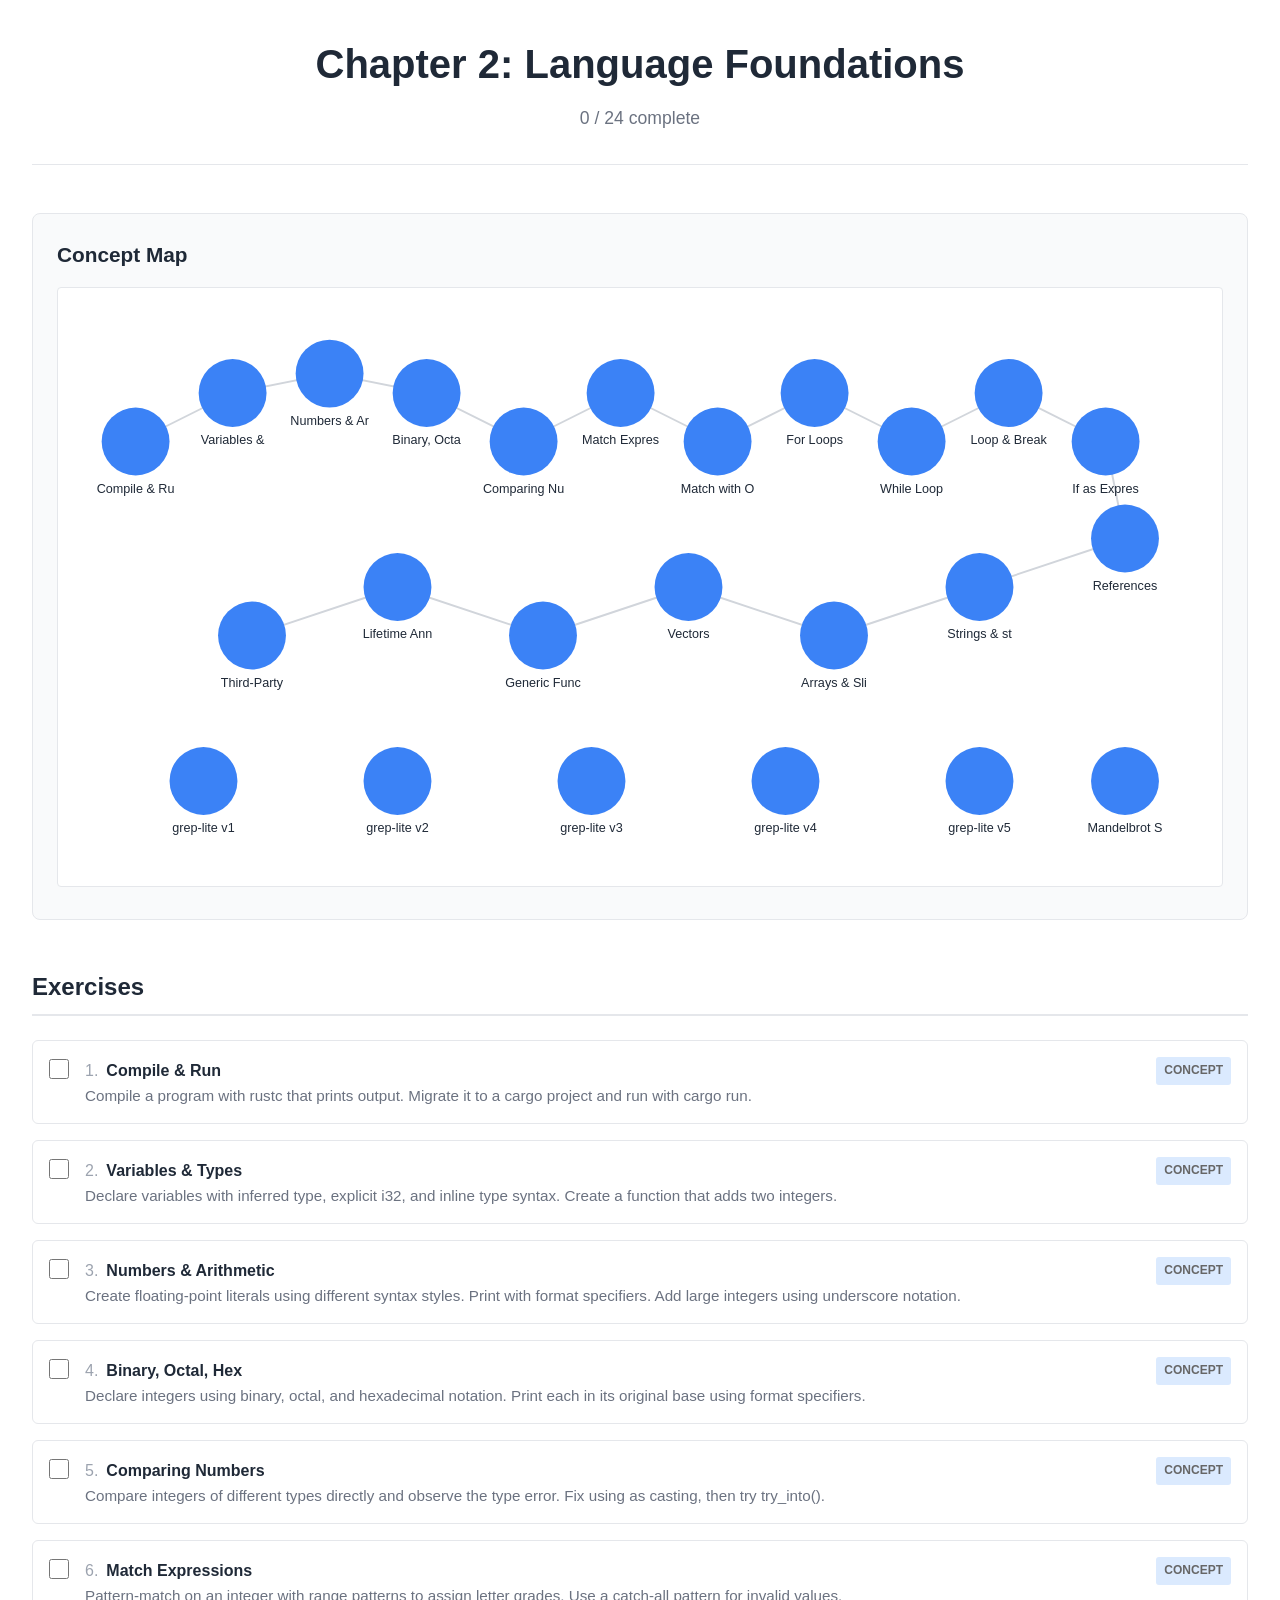
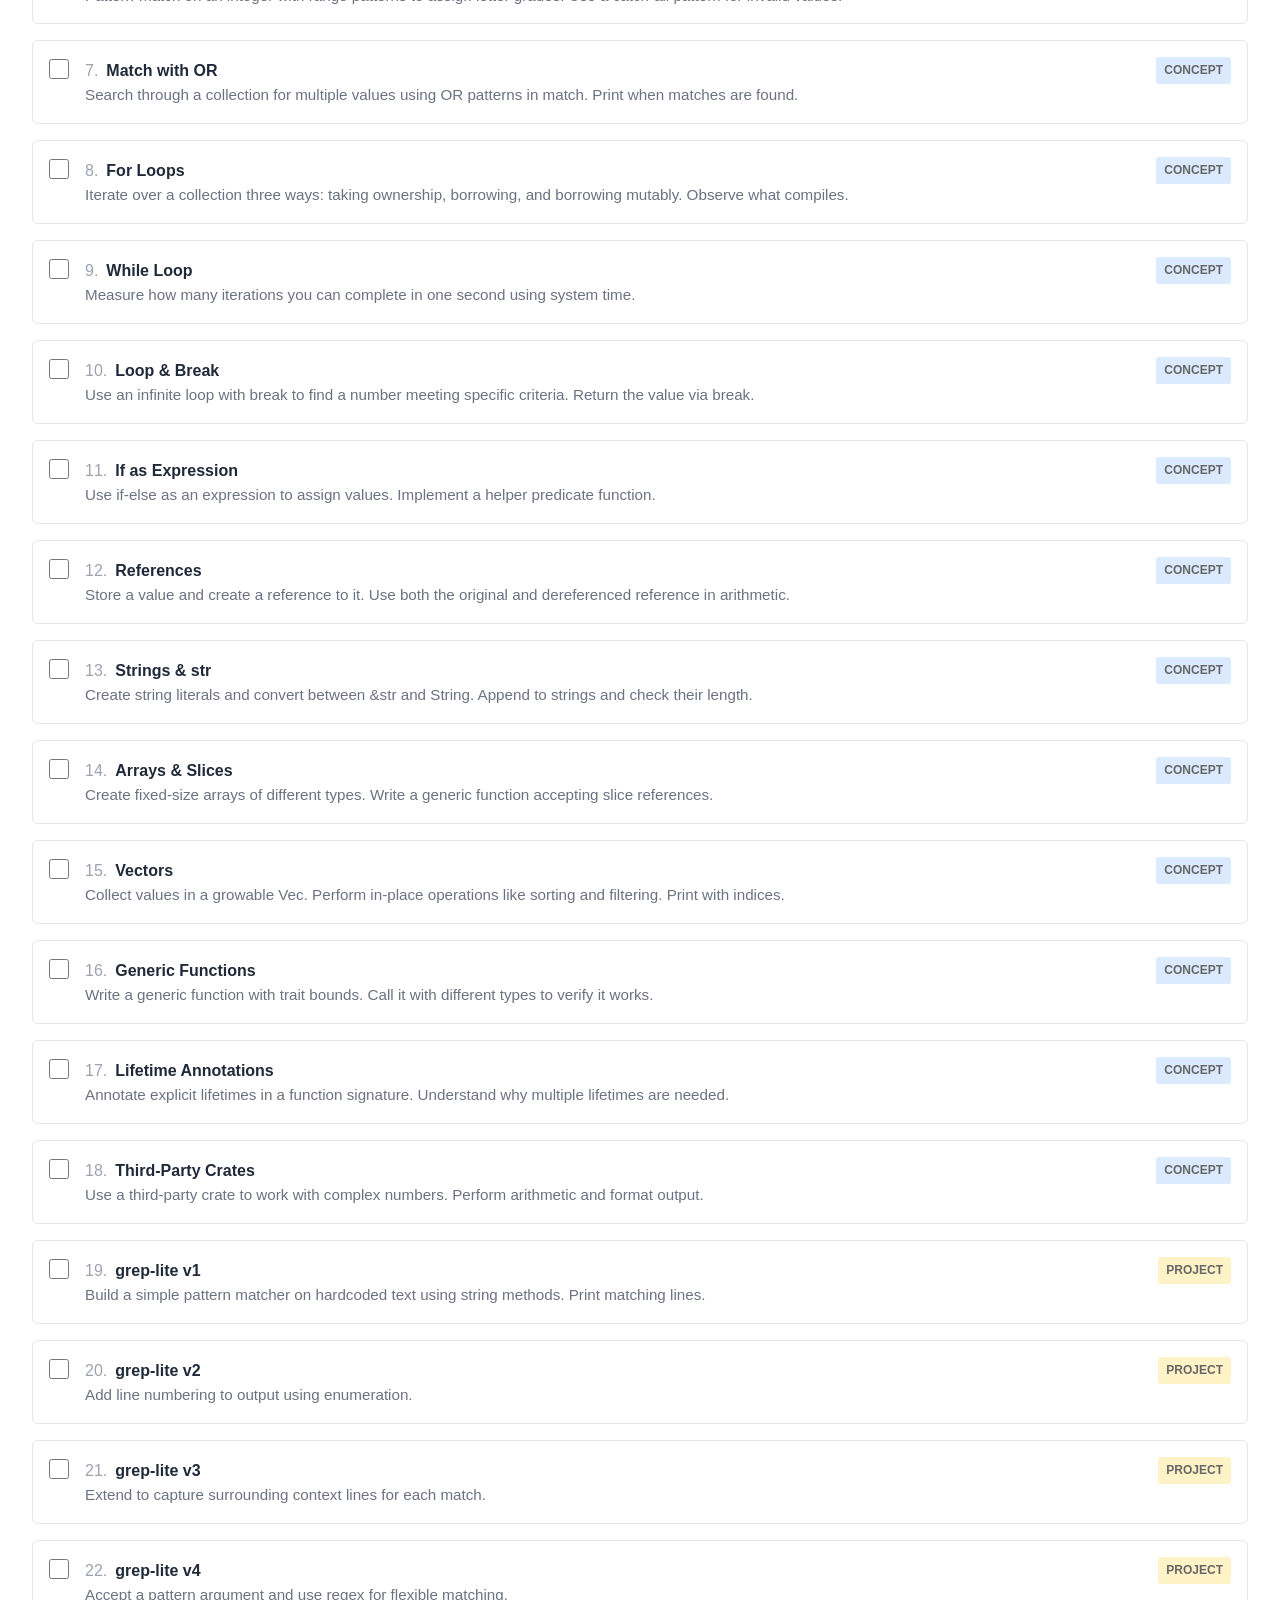
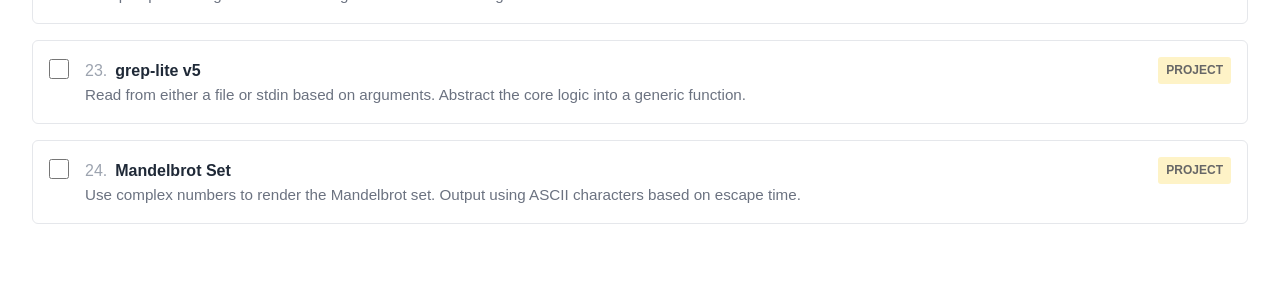
<file: chapter-02/index.html>
<!DOCTYPE html>
<html lang="en">
<head>
  <meta charset="UTF-8">
  <meta name="viewport" content="width=device-width, initial-scale=1.0">
  <title>Chapter 2: Language Foundations — Interactive Exercises</title>
  <link rel="stylesheet" href="style.css">
</head>
<body>
  <div class="container">
    <header>
      <h1>Chapter 2: Language Foundations</h1>
      <p class="progress-summary"><span id="progress-count">0</span> / <span id="progress-total">22</span> complete</p>
    </header>

    <!-- Concept Map -->
    <section class="map-section">
      <h2>Concept Map</h2>
      <svg id="concept-map" width="100%" height="600" viewBox="0 0 1200 600">
        <!-- Edges (drawn first, below nodes) -->
        <g id="map-edges" class="edges"></g>
        <!-- Nodes (drawn on top) -->
        <g id="map-nodes" class="nodes"></g>
      </svg>
    </section>

    <!-- Checklist -->
    <section class="checklist-section">
      <h2>Exercises</h2>
      <div id="exercises-list" class="exercises-list"></div>
    </section>
  </div>

  <script src="app.js"></script>
</body>
</html>
</file>
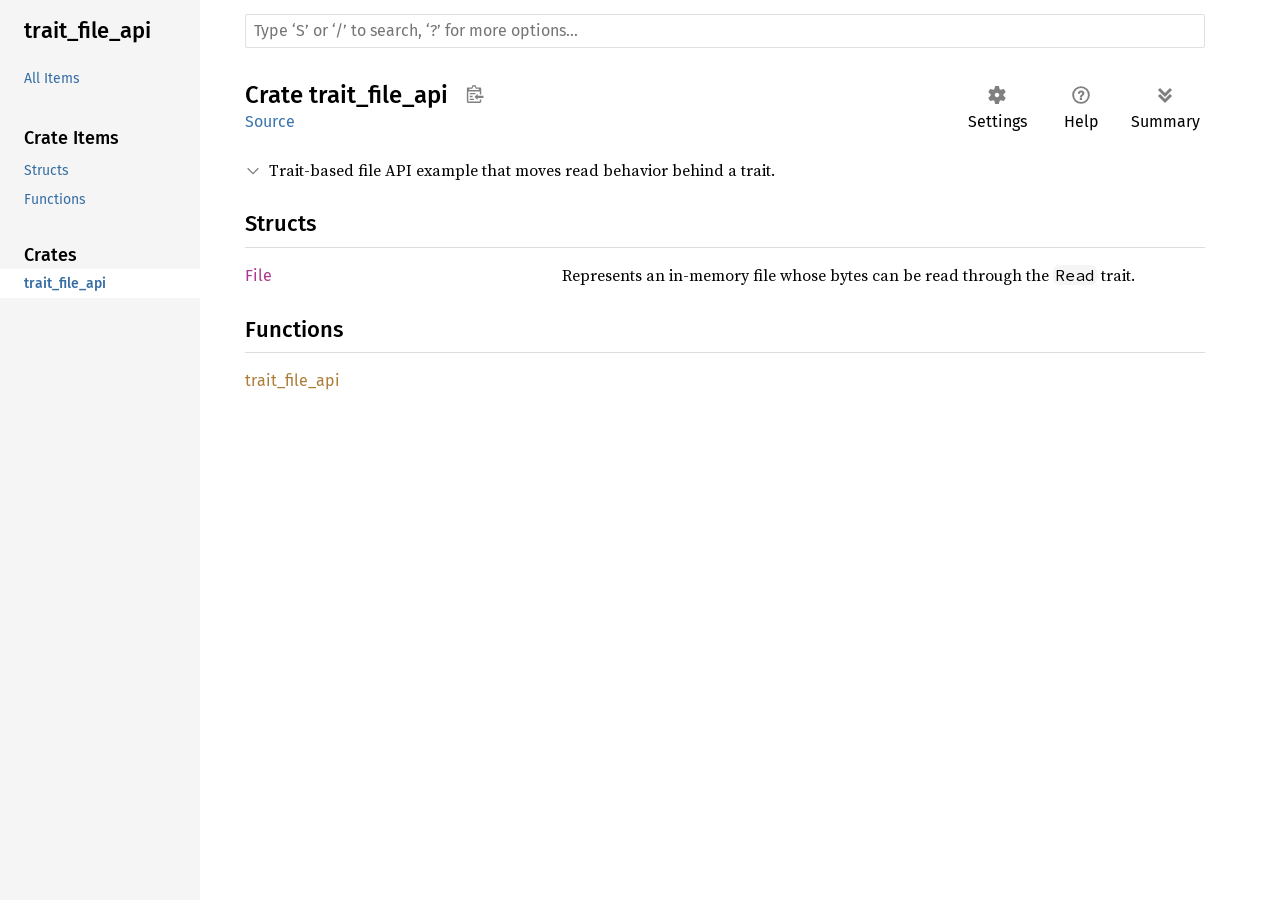
<file: chapter-03/code/src/doc/trait_file_api/index.html>
<!DOCTYPE html><html lang="en"><head><meta charset="utf-8"><meta name="viewport" content="width=device-width, initial-scale=1.0"><meta name="generator" content="rustdoc"><meta name="description" content="Trait-based file API example that moves read behavior behind a trait."><title>trait_file_api - Rust</title><script>if(window.location.protocol!=="file:")document.head.insertAdjacentHTML("beforeend","SourceSerif4-Regular-6b053e98.ttf.woff2,FiraSans-Italic-81dc35de.woff2,FiraSans-Regular-0fe48ade.woff2,FiraSans-MediumItalic-ccf7e434.woff2,FiraSans-Medium-e1aa3f0a.woff2,SourceCodePro-Regular-8badfe75.ttf.woff2,SourceCodePro-Semibold-aa29a496.ttf.woff2".split(",").map(f=>`<link rel="preload" as="font" type="font/woff2" crossorigin href="../static.files/${f}">`).join(""))</script><link rel="stylesheet" href="../static.files/normalize-9960930a.css"><link rel="stylesheet" href="../static.files/rustdoc-6c3ea77c.css"><meta name="rustdoc-vars" data-root-path="../" data-static-root-path="../static.files/" data-current-crate="trait_file_api" data-themes="" data-resource-suffix="" data-rustdoc-version="1.86.0 (05f9846f8 2025-03-31)" data-channel="1.86.0" data-search-js="search-581efc7a.js" data-settings-js="settings-6dad6058.js" ><script src="../static.files/storage-3a5871a4.js"></script><script defer src="../crates.js"></script><script defer src="../static.files/main-4d63596a.js"></script><noscript><link rel="stylesheet" href="../static.files/noscript-893ab5e7.css"></noscript><link rel="alternate icon" type="image/png" href="../static.files/favicon-32x32-6580c154.png"><link rel="icon" type="image/svg+xml" href="../static.files/favicon-044be391.svg"></head><body class="rustdoc mod crate"><!--[if lte IE 11]><div class="warning">This old browser is unsupported and will most likely display funky things.</div><![endif]--><nav class="mobile-topbar"><button class="sidebar-menu-toggle" title="show sidebar"></button></nav><nav class="sidebar"><div class="sidebar-crate"><h2><a href="../trait_file_api/index.html">trait_<wbr>file_<wbr>api</a></h2></div><div class="sidebar-elems"><ul class="block"><li><a id="all-types" href="all.html">All Items</a></li></ul><section id="rustdoc-toc"><h3><a href="#structs">Crate Items</a></h3><ul class="block"><li><a href="#structs" title="Structs">Structs</a></li><li><a href="#functions" title="Functions">Functions</a></li></ul></section><div id="rustdoc-modnav"></div></div></nav><div class="sidebar-resizer"></div><main><div class="width-limiter"><rustdoc-search></rustdoc-search><section id="main-content" class="content"><div class="main-heading"><h1>Crate <span>trait_file_api</span><button id="copy-path" title="Copy item path to clipboard">Copy item path</button></h1><rustdoc-toolbar></rustdoc-toolbar><span class="sub-heading"><a class="src" href="../src/trait_file_api/trait_file_api.rs.html#1-45">Source</a> </span></div><details class="toggle top-doc" open><summary class="hideme"><span>Expand description</span></summary><div class="docblock"><p>Trait-based file API example that moves read behavior behind a trait.</p>
</div></details><h2 id="structs" class="section-header">Structs<a href="#structs" class="anchor">§</a></h2><dl class="item-table"><dt><a class="struct" href="struct.File.html" title="struct trait_file_api::File">File</a></dt><dd>Represents an in-memory file whose bytes can be read through the <code>Read</code> trait.</dd></dl><h2 id="functions" class="section-header">Functions<a href="#functions" class="anchor">§</a></h2><dl class="item-table"><dt><a class="fn" href="fn.trait_file_api.html" title="fn trait_file_api::trait_file_api">trait_<wbr>file_<wbr>api</a></dt></dl></section></div></main></body></html>
</file>
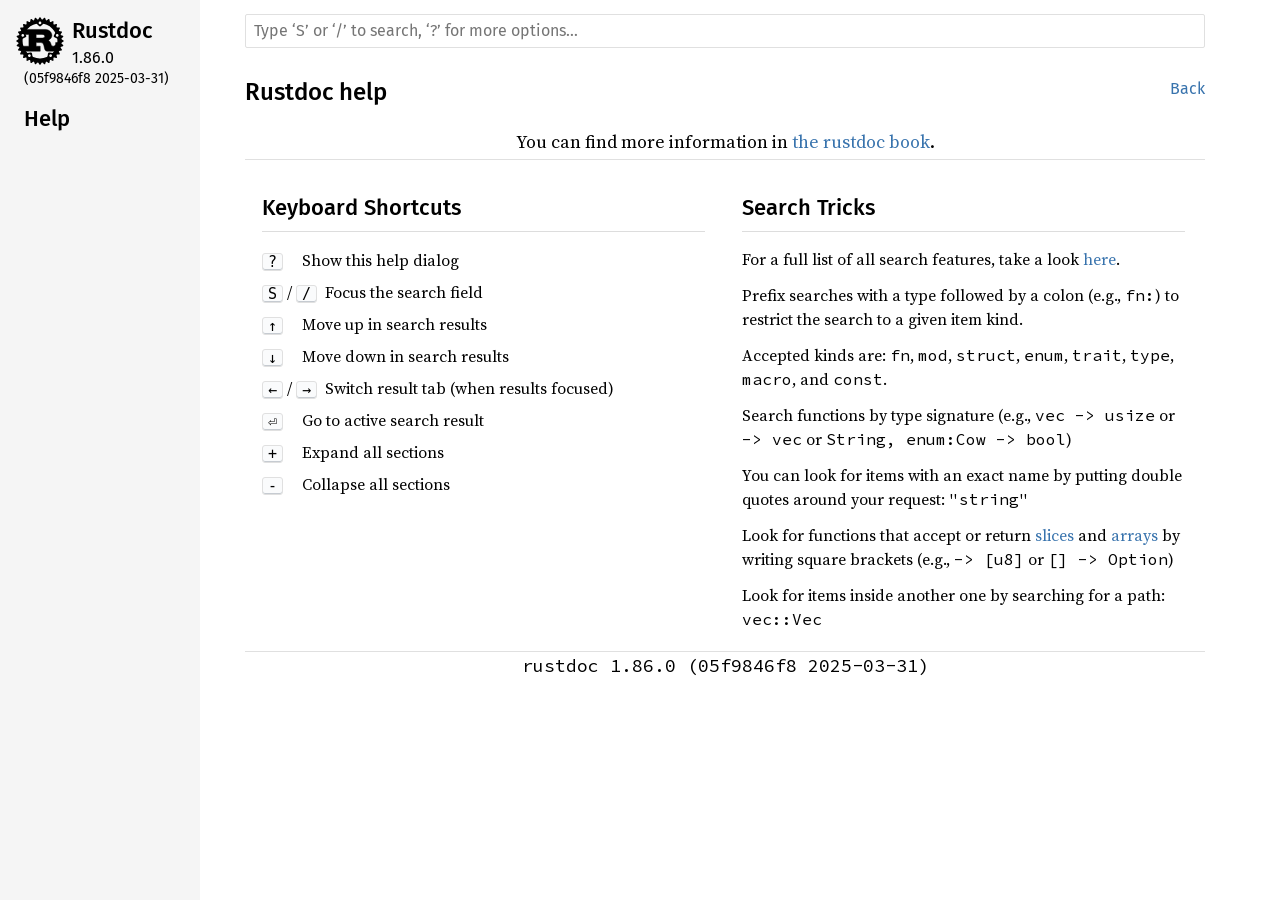
<file: chapter-03/code/src/doc/help.html>
<!DOCTYPE html><html lang="en"><head><meta charset="utf-8"><meta name="viewport" content="width=device-width, initial-scale=1.0"><meta name="generator" content="rustdoc"><meta name="description" content="Documentation for Rustdoc"><title>Help</title><script>if(window.location.protocol!=="file:")document.head.insertAdjacentHTML("beforeend","SourceSerif4-Regular-6b053e98.ttf.woff2,FiraSans-Italic-81dc35de.woff2,FiraSans-Regular-0fe48ade.woff2,FiraSans-MediumItalic-ccf7e434.woff2,FiraSans-Medium-e1aa3f0a.woff2,SourceCodePro-Regular-8badfe75.ttf.woff2,SourceCodePro-Semibold-aa29a496.ttf.woff2".split(",").map(f=>`<link rel="preload" as="font" type="font/woff2" crossorigin href="./static.files/${f}">`).join(""))</script><link rel="stylesheet" href="./static.files/normalize-9960930a.css"><link rel="stylesheet" href="./static.files/rustdoc-6c3ea77c.css"><meta name="rustdoc-vars" data-root-path="./" data-static-root-path="./static.files/" data-current-crate="trait_file_api" data-themes="" data-resource-suffix="" data-rustdoc-version="1.86.0 (05f9846f8 2025-03-31)" data-channel="1.86.0" data-search-js="search-581efc7a.js" data-settings-js="settings-6dad6058.js" ><script src="./static.files/storage-3a5871a4.js"></script><script defer src="./static.files/main-4d63596a.js"></script><noscript><link rel="stylesheet" href="./static.files/noscript-893ab5e7.css"></noscript><link rel="alternate icon" type="image/png" href="./static.files/favicon-32x32-6580c154.png"><link rel="icon" type="image/svg+xml" href="./static.files/favicon-044be391.svg"></head><body class="rustdoc mod sys"><!--[if lte IE 11]><div class="warning">This old browser is unsupported and will most likely display funky things.</div><![endif]--><nav class="mobile-topbar"><button class="sidebar-menu-toggle" title="show sidebar"></button><a class="logo-container" href="./index.html"><img class="rust-logo" src="./static.files/rust-logo-9a9549ea.svg" alt=""></a></nav><nav class="sidebar"><div class="sidebar-crate"><a class="logo-container" href="./index.html"><img class="rust-logo" src="./static.files/rust-logo-9a9549ea.svg" alt="logo"></a><h2><a href="./index.html">Rustdoc</a><span class="version">1.86.0</span></h2></div><div class="version">(05f9846f8 2025-03-31)</div><h2 class="location">Help</h2><div class="sidebar-elems"></div></nav><div class="sidebar-resizer"></div><main><div class="width-limiter"><rustdoc-search></rustdoc-search><section id="main-content" class="content"><div class="main-heading"><h1>Rustdoc help</h1><span class="out-of-band"><a id="back" href="javascript:void(0)" onclick="history.back();">Back</a></span></div><noscript><section><p>You need to enable JavaScript to use keyboard commands or search.</p><p>For more information, browse the <a href="https://doc.rust-lang.org/1.86.0/rustdoc/">rustdoc handbook</a>.</p></section></noscript></section></div></main></body></html>
</file>
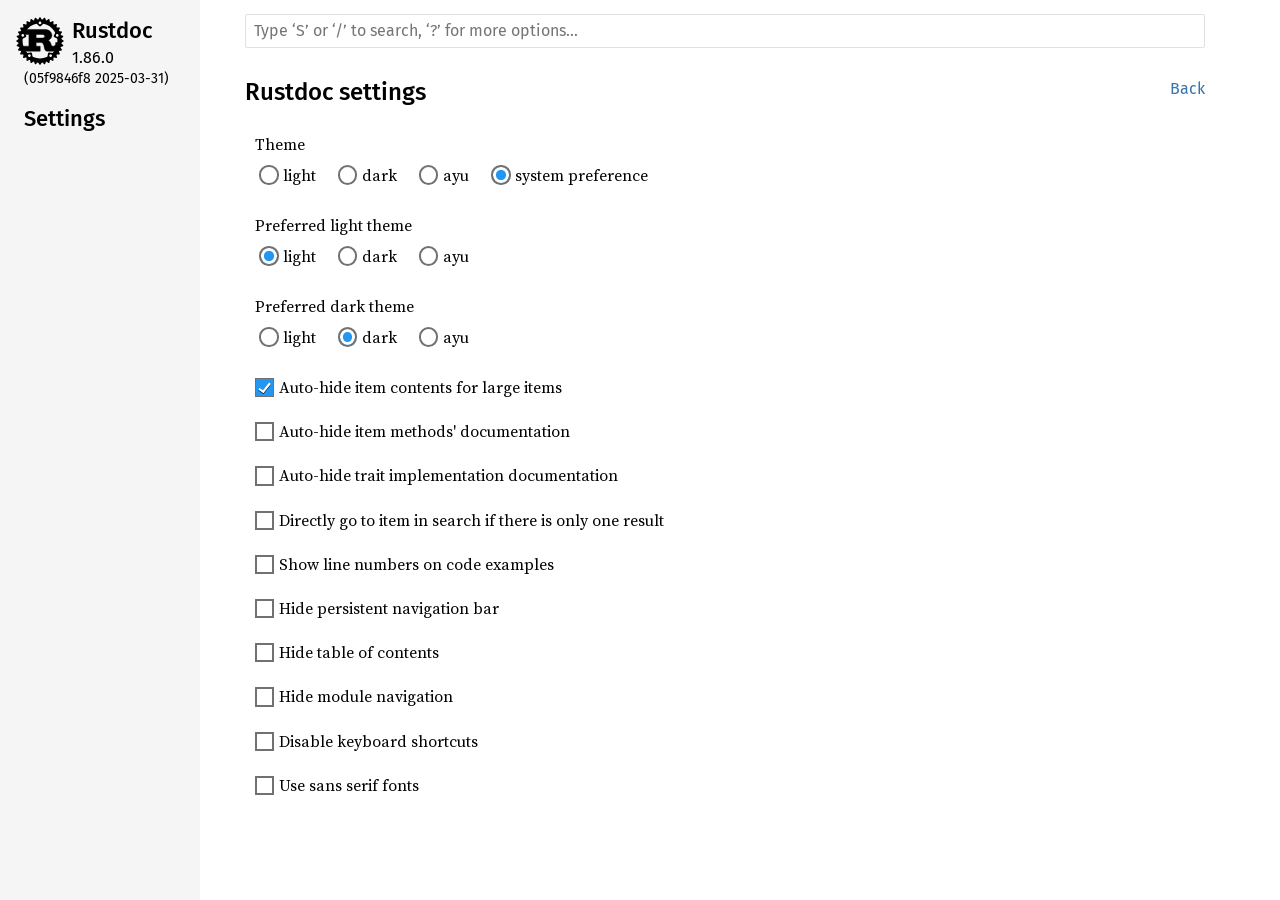
<file: chapter-03/code/src/doc/settings.html>
<!DOCTYPE html><html lang="en"><head><meta charset="utf-8"><meta name="viewport" content="width=device-width, initial-scale=1.0"><meta name="generator" content="rustdoc"><meta name="description" content="Settings of Rustdoc"><title>Settings</title><script>if(window.location.protocol!=="file:")document.head.insertAdjacentHTML("beforeend","SourceSerif4-Regular-6b053e98.ttf.woff2,FiraSans-Italic-81dc35de.woff2,FiraSans-Regular-0fe48ade.woff2,FiraSans-MediumItalic-ccf7e434.woff2,FiraSans-Medium-e1aa3f0a.woff2,SourceCodePro-Regular-8badfe75.ttf.woff2,SourceCodePro-Semibold-aa29a496.ttf.woff2".split(",").map(f=>`<link rel="preload" as="font" type="font/woff2" crossorigin href="./static.files/${f}">`).join(""))</script><link rel="stylesheet" href="./static.files/normalize-9960930a.css"><link rel="stylesheet" href="./static.files/rustdoc-6c3ea77c.css"><meta name="rustdoc-vars" data-root-path="./" data-static-root-path="./static.files/" data-current-crate="trait_file_api" data-themes="" data-resource-suffix="" data-rustdoc-version="1.86.0 (05f9846f8 2025-03-31)" data-channel="1.86.0" data-search-js="search-581efc7a.js" data-settings-js="settings-6dad6058.js" ><script src="./static.files/storage-3a5871a4.js"></script><script defer src="./static.files/main-4d63596a.js"></script><noscript><link rel="stylesheet" href="./static.files/noscript-893ab5e7.css"></noscript><link rel="alternate icon" type="image/png" href="./static.files/favicon-32x32-6580c154.png"><link rel="icon" type="image/svg+xml" href="./static.files/favicon-044be391.svg"></head><body class="rustdoc mod sys"><!--[if lte IE 11]><div class="warning">This old browser is unsupported and will most likely display funky things.</div><![endif]--><nav class="mobile-topbar"><button class="sidebar-menu-toggle" title="show sidebar"></button><a class="logo-container" href="./index.html"><img class="rust-logo" src="./static.files/rust-logo-9a9549ea.svg" alt=""></a></nav><nav class="sidebar"><div class="sidebar-crate"><a class="logo-container" href="./index.html"><img class="rust-logo" src="./static.files/rust-logo-9a9549ea.svg" alt="logo"></a><h2><a href="./index.html">Rustdoc</a><span class="version">1.86.0</span></h2></div><div class="version">(05f9846f8 2025-03-31)</div><h2 class="location">Settings</h2><div class="sidebar-elems"></div></nav><div class="sidebar-resizer"></div><main><div class="width-limiter"><rustdoc-search></rustdoc-search><section id="main-content" class="content"><div class="main-heading"><h1>Rustdoc settings</h1><span class="out-of-band"><a id="back" href="javascript:void(0)" onclick="history.back();">Back</a></span></div><noscript><section>You need to enable JavaScript be able to update your settings.</section></noscript><script defer src="./static.files/settings-6dad6058.js"></script></section></div></main></body></html>
</file>
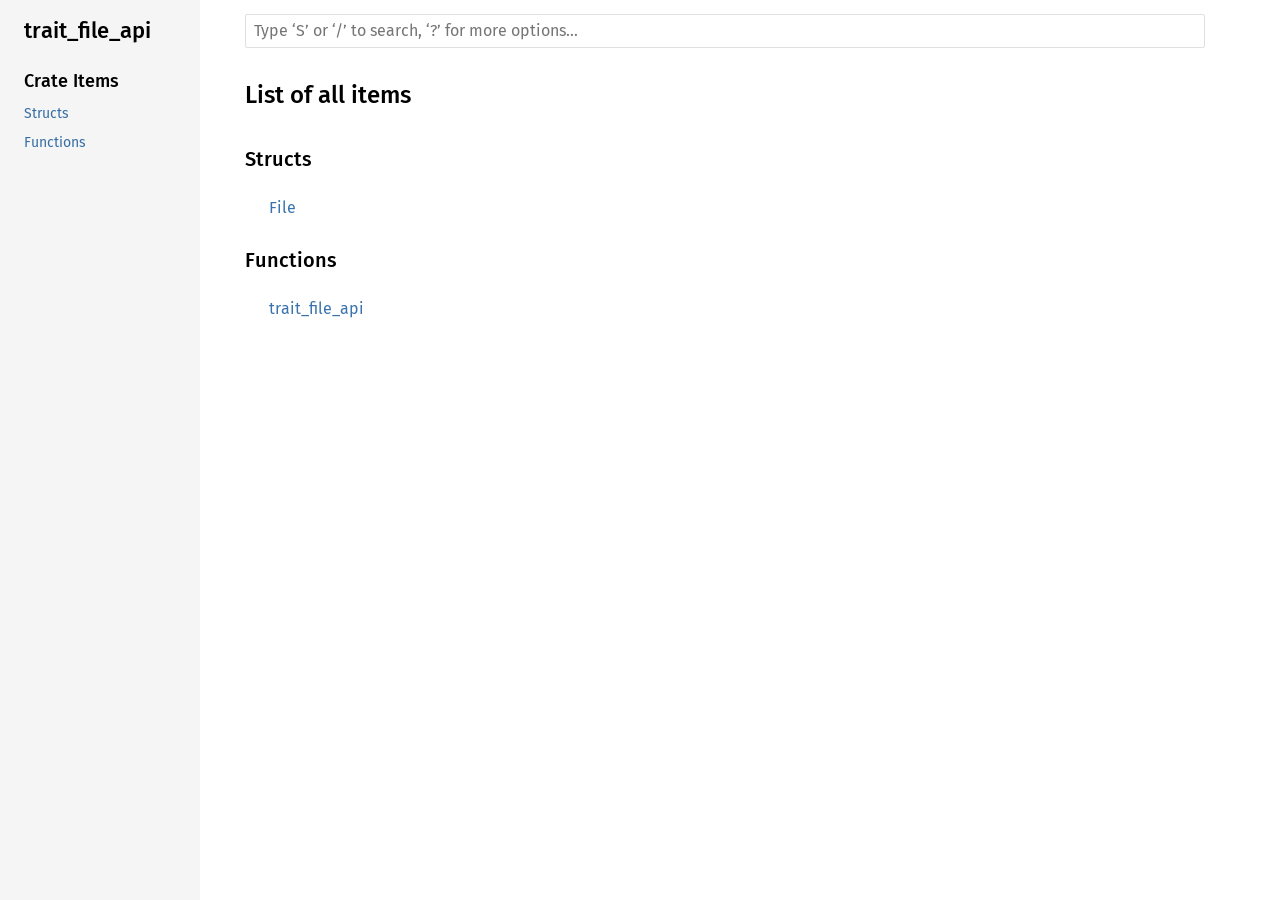
<file: chapter-03/code/src/doc/trait_file_api/all.html>
<!DOCTYPE html><html lang="en"><head><meta charset="utf-8"><meta name="viewport" content="width=device-width, initial-scale=1.0"><meta name="generator" content="rustdoc"><meta name="description" content="List of all items in this crate"><title>List of all items in this crate</title><script>if(window.location.protocol!=="file:")document.head.insertAdjacentHTML("beforeend","SourceSerif4-Regular-6b053e98.ttf.woff2,FiraSans-Italic-81dc35de.woff2,FiraSans-Regular-0fe48ade.woff2,FiraSans-MediumItalic-ccf7e434.woff2,FiraSans-Medium-e1aa3f0a.woff2,SourceCodePro-Regular-8badfe75.ttf.woff2,SourceCodePro-Semibold-aa29a496.ttf.woff2".split(",").map(f=>`<link rel="preload" as="font" type="font/woff2" crossorigin href="../static.files/${f}">`).join(""))</script><link rel="stylesheet" href="../static.files/normalize-9960930a.css"><link rel="stylesheet" href="../static.files/rustdoc-6c3ea77c.css"><meta name="rustdoc-vars" data-root-path="../" data-static-root-path="../static.files/" data-current-crate="trait_file_api" data-themes="" data-resource-suffix="" data-rustdoc-version="1.86.0 (05f9846f8 2025-03-31)" data-channel="1.86.0" data-search-js="search-581efc7a.js" data-settings-js="settings-6dad6058.js" ><script src="../static.files/storage-3a5871a4.js"></script><script defer src="../static.files/main-4d63596a.js"></script><noscript><link rel="stylesheet" href="../static.files/noscript-893ab5e7.css"></noscript><link rel="alternate icon" type="image/png" href="../static.files/favicon-32x32-6580c154.png"><link rel="icon" type="image/svg+xml" href="../static.files/favicon-044be391.svg"></head><body class="rustdoc mod sys"><!--[if lte IE 11]><div class="warning">This old browser is unsupported and will most likely display funky things.</div><![endif]--><nav class="mobile-topbar"><button class="sidebar-menu-toggle" title="show sidebar"></button></nav><nav class="sidebar"><div class="sidebar-crate"><h2><a href="../trait_file_api/index.html">trait_<wbr>file_<wbr>api</a></h2></div><div class="sidebar-elems"><section id="rustdoc-toc"><h3><a href="#structs">Crate Items</a></h3><ul class="block"><li><a href="#structs" title="Structs">Structs</a></li><li><a href="#functions" title="Functions">Functions</a></li></ul></section><div id="rustdoc-modnav"></div></div></nav><div class="sidebar-resizer"></div><main><div class="width-limiter"><rustdoc-search></rustdoc-search><section id="main-content" class="content"><h1>List of all items</h1><h3 id="structs">Structs</h3><ul class="all-items"><li><a href="struct.File.html">File</a></li></ul><h3 id="functions">Functions</h3><ul class="all-items"><li><a href="fn.trait_file_api.html">trait_file_api</a></li></ul></section></div></main></body></html>
</file>
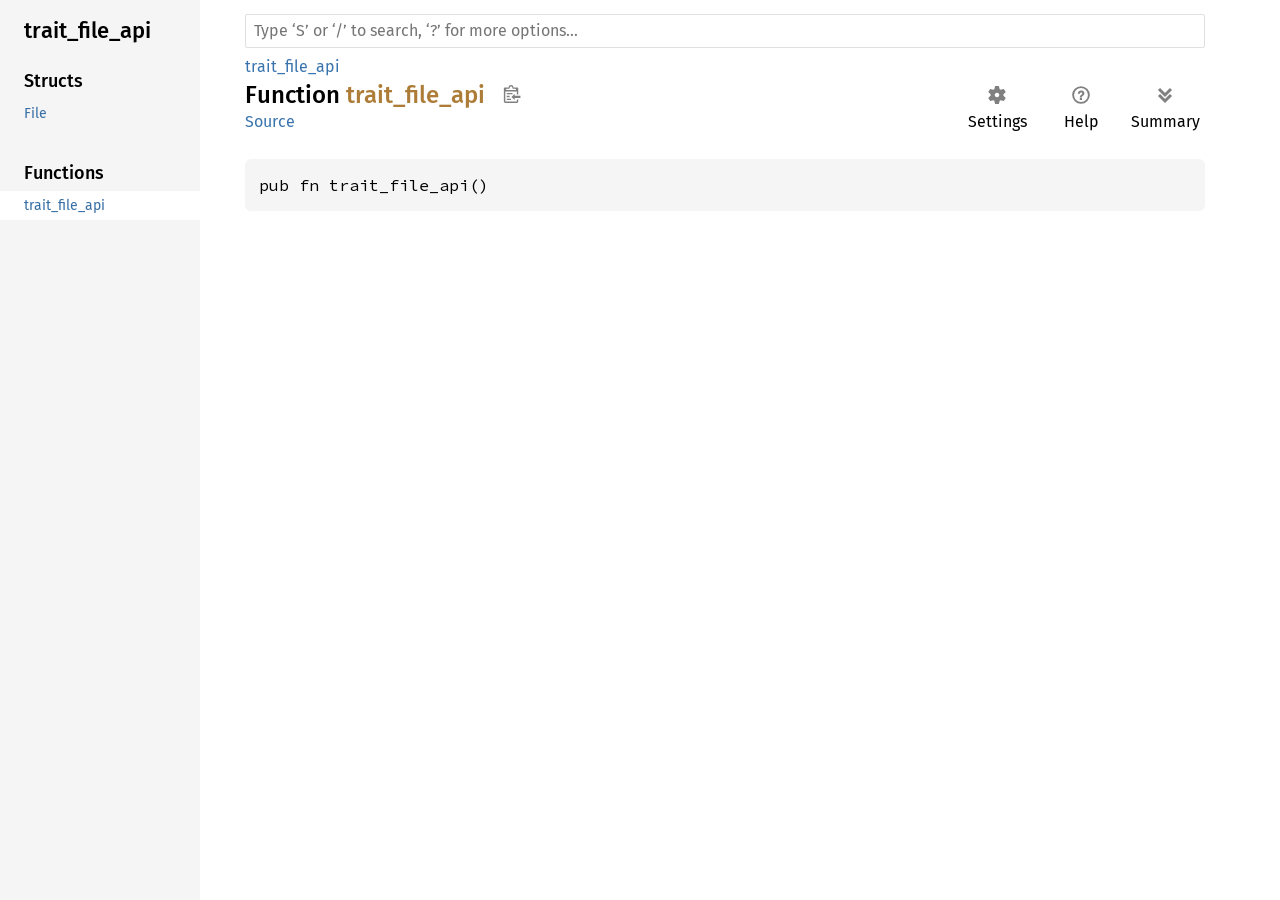
<file: chapter-03/code/src/doc/trait_file_api/fn.trait_file_api.html>
<!DOCTYPE html><html lang="en"><head><meta charset="utf-8"><meta name="viewport" content="width=device-width, initial-scale=1.0"><meta name="generator" content="rustdoc"><meta name="description" content="API documentation for the Rust `trait_file_api` fn in crate `trait_file_api`."><title>trait_file_api in trait_file_api - Rust</title><script>if(window.location.protocol!=="file:")document.head.insertAdjacentHTML("beforeend","SourceSerif4-Regular-6b053e98.ttf.woff2,FiraSans-Italic-81dc35de.woff2,FiraSans-Regular-0fe48ade.woff2,FiraSans-MediumItalic-ccf7e434.woff2,FiraSans-Medium-e1aa3f0a.woff2,SourceCodePro-Regular-8badfe75.ttf.woff2,SourceCodePro-Semibold-aa29a496.ttf.woff2".split(",").map(f=>`<link rel="preload" as="font" type="font/woff2" crossorigin href="../static.files/${f}">`).join(""))</script><link rel="stylesheet" href="../static.files/normalize-9960930a.css"><link rel="stylesheet" href="../static.files/rustdoc-6c3ea77c.css"><meta name="rustdoc-vars" data-root-path="../" data-static-root-path="../static.files/" data-current-crate="trait_file_api" data-themes="" data-resource-suffix="" data-rustdoc-version="1.86.0 (05f9846f8 2025-03-31)" data-channel="1.86.0" data-search-js="search-581efc7a.js" data-settings-js="settings-6dad6058.js" ><script src="../static.files/storage-3a5871a4.js"></script><script defer src="sidebar-items.js"></script><script defer src="../static.files/main-4d63596a.js"></script><noscript><link rel="stylesheet" href="../static.files/noscript-893ab5e7.css"></noscript><link rel="alternate icon" type="image/png" href="../static.files/favicon-32x32-6580c154.png"><link rel="icon" type="image/svg+xml" href="../static.files/favicon-044be391.svg"></head><body class="rustdoc fn"><!--[if lte IE 11]><div class="warning">This old browser is unsupported and will most likely display funky things.</div><![endif]--><nav class="mobile-topbar"><button class="sidebar-menu-toggle" title="show sidebar"></button></nav><nav class="sidebar"><div class="sidebar-crate"><h2><a href="../trait_file_api/index.html">trait_<wbr>file_<wbr>api</a></h2></div><div class="sidebar-elems"><div id="rustdoc-modnav"></div></div></nav><div class="sidebar-resizer"></div><main><div class="width-limiter"><rustdoc-search></rustdoc-search><section id="main-content" class="content"><div class="main-heading"><div class="rustdoc-breadcrumbs"><a href="index.html">trait_file_api</a></div><h1>Function <span class="fn">trait_file_api</span><button id="copy-path" title="Copy item path to clipboard">Copy item path</button></h1><rustdoc-toolbar></rustdoc-toolbar><span class="sub-heading"><a class="src" href="../src/trait_file_api/trait_file_api.rs.html#40-45">Source</a> </span></div><pre class="rust item-decl"><code>pub fn trait_file_api()</code></pre></section></div></main></body></html>
</file>
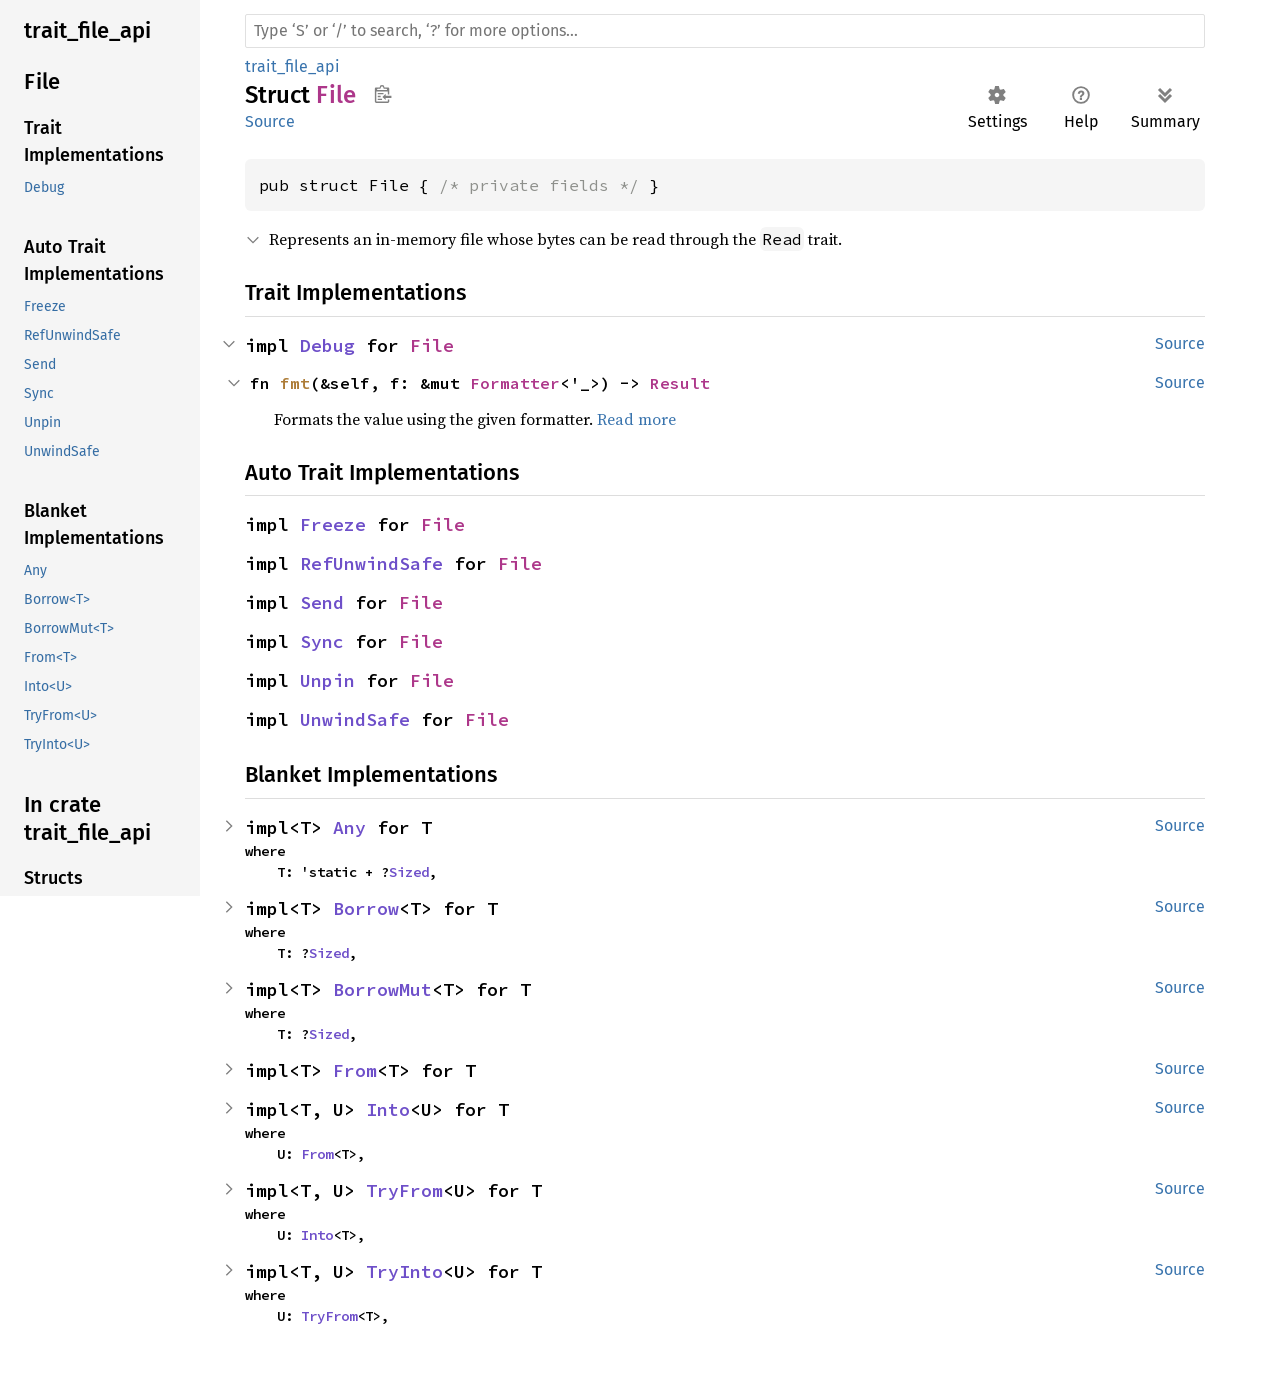
<file: chapter-03/code/src/doc/trait_file_api/struct.File.html>
<!DOCTYPE html><html lang="en"><head><meta charset="utf-8"><meta name="viewport" content="width=device-width, initial-scale=1.0"><meta name="generator" content="rustdoc"><meta name="description" content="Represents an in-memory file whose bytes can be read through the `Read` trait."><title>File in trait_file_api - Rust</title><script>if(window.location.protocol!=="file:")document.head.insertAdjacentHTML("beforeend","SourceSerif4-Regular-6b053e98.ttf.woff2,FiraSans-Italic-81dc35de.woff2,FiraSans-Regular-0fe48ade.woff2,FiraSans-MediumItalic-ccf7e434.woff2,FiraSans-Medium-e1aa3f0a.woff2,SourceCodePro-Regular-8badfe75.ttf.woff2,SourceCodePro-Semibold-aa29a496.ttf.woff2".split(",").map(f=>`<link rel="preload" as="font" type="font/woff2" crossorigin href="../static.files/${f}">`).join(""))</script><link rel="stylesheet" href="../static.files/normalize-9960930a.css"><link rel="stylesheet" href="../static.files/rustdoc-6c3ea77c.css"><meta name="rustdoc-vars" data-root-path="../" data-static-root-path="../static.files/" data-current-crate="trait_file_api" data-themes="" data-resource-suffix="" data-rustdoc-version="1.86.0 (05f9846f8 2025-03-31)" data-channel="1.86.0" data-search-js="search-581efc7a.js" data-settings-js="settings-6dad6058.js" ><script src="../static.files/storage-3a5871a4.js"></script><script defer src="sidebar-items.js"></script><script defer src="../static.files/main-4d63596a.js"></script><noscript><link rel="stylesheet" href="../static.files/noscript-893ab5e7.css"></noscript><link rel="alternate icon" type="image/png" href="../static.files/favicon-32x32-6580c154.png"><link rel="icon" type="image/svg+xml" href="../static.files/favicon-044be391.svg"></head><body class="rustdoc struct"><!--[if lte IE 11]><div class="warning">This old browser is unsupported and will most likely display funky things.</div><![endif]--><nav class="mobile-topbar"><button class="sidebar-menu-toggle" title="show sidebar"></button></nav><nav class="sidebar"><div class="sidebar-crate"><h2><a href="../trait_file_api/index.html">trait_<wbr>file_<wbr>api</a></h2></div><div class="sidebar-elems"><section id="rustdoc-toc"><h2 class="location"><a href="#">File</a></h2><h3><a href="#trait-implementations">Trait Implementations</a></h3><ul class="block trait-implementation"><li><a href="#impl-Debug-for-File" title="Debug">Debug</a></li></ul><h3><a href="#synthetic-implementations">Auto Trait Implementations</a></h3><ul class="block synthetic-implementation"><li><a href="#impl-Freeze-for-File" title="Freeze">Freeze</a></li><li><a href="#impl-RefUnwindSafe-for-File" title="RefUnwindSafe">RefUnwindSafe</a></li><li><a href="#impl-Send-for-File" title="Send">Send</a></li><li><a href="#impl-Sync-for-File" title="Sync">Sync</a></li><li><a href="#impl-Unpin-for-File" title="Unpin">Unpin</a></li><li><a href="#impl-UnwindSafe-for-File" title="UnwindSafe">UnwindSafe</a></li></ul><h3><a href="#blanket-implementations">Blanket Implementations</a></h3><ul class="block blanket-implementation"><li><a href="#impl-Any-for-T" title="Any">Any</a></li><li><a href="#impl-Borrow%3CT%3E-for-T" title="Borrow&#60;T&#62;">Borrow&#60;T&#62;</a></li><li><a href="#impl-BorrowMut%3CT%3E-for-T" title="BorrowMut&#60;T&#62;">BorrowMut&#60;T&#62;</a></li><li><a href="#impl-From%3CT%3E-for-T" title="From&#60;T&#62;">From&#60;T&#62;</a></li><li><a href="#impl-Into%3CU%3E-for-T" title="Into&#60;U&#62;">Into&#60;U&#62;</a></li><li><a href="#impl-TryFrom%3CU%3E-for-T" title="TryFrom&#60;U&#62;">TryFrom&#60;U&#62;</a></li><li><a href="#impl-TryInto%3CU%3E-for-T" title="TryInto&#60;U&#62;">TryInto&#60;U&#62;</a></li></ul></section><div id="rustdoc-modnav"><h2 class="in-crate"><a href="index.html">In crate trait_<wbr>file_<wbr>api</a></h2></div></div></nav><div class="sidebar-resizer"></div><main><div class="width-limiter"><rustdoc-search></rustdoc-search><section id="main-content" class="content"><div class="main-heading"><div class="rustdoc-breadcrumbs"><a href="index.html">trait_file_api</a></div><h1>Struct <span class="struct">File</span><button id="copy-path" title="Copy item path to clipboard">Copy item path</button></h1><rustdoc-toolbar></rustdoc-toolbar><span class="sub-heading"><a class="src" href="../src/trait_file_api/trait_file_api.rs.html#9-12">Source</a> </span></div><pre class="rust item-decl"><code>pub struct File { <span class="comment">/* private fields */</span> }</code></pre><details class="toggle top-doc" open><summary class="hideme"><span>Expand description</span></summary><div class="docblock"><p>Represents an in-memory file whose bytes can be read through the <code>Read</code> trait.</p>
</div></details><h2 id="trait-implementations" class="section-header">Trait Implementations<a href="#trait-implementations" class="anchor">§</a></h2><div id="trait-implementations-list"><details class="toggle implementors-toggle" open><summary><section id="impl-Debug-for-File" class="impl"><a class="src rightside" href="../src/trait_file_api/trait_file_api.rs.html#8">Source</a><a href="#impl-Debug-for-File" class="anchor">§</a><h3 class="code-header">impl <a class="trait" href="https://doc.rust-lang.org/1.86.0/core/fmt/trait.Debug.html" title="trait core::fmt::Debug">Debug</a> for <a class="struct" href="struct.File.html" title="struct trait_file_api::File">File</a></h3></section></summary><div class="impl-items"><details class="toggle method-toggle" open><summary><section id="method.fmt" class="method trait-impl"><a class="src rightside" href="../src/trait_file_api/trait_file_api.rs.html#8">Source</a><a href="#method.fmt" class="anchor">§</a><h4 class="code-header">fn <a href="https://doc.rust-lang.org/1.86.0/core/fmt/trait.Debug.html#tymethod.fmt" class="fn">fmt</a>(&amp;self, f: &amp;mut <a class="struct" href="https://doc.rust-lang.org/1.86.0/core/fmt/struct.Formatter.html" title="struct core::fmt::Formatter">Formatter</a>&lt;'_&gt;) -&gt; <a class="type" href="https://doc.rust-lang.org/1.86.0/core/fmt/type.Result.html" title="type core::fmt::Result">Result</a></h4></section></summary><div class='docblock'>Formats the value using the given formatter. <a href="https://doc.rust-lang.org/1.86.0/core/fmt/trait.Debug.html#tymethod.fmt">Read more</a></div></details></div></details></div><h2 id="synthetic-implementations" class="section-header">Auto Trait Implementations<a href="#synthetic-implementations" class="anchor">§</a></h2><div id="synthetic-implementations-list"><section id="impl-Freeze-for-File" class="impl"><a href="#impl-Freeze-for-File" class="anchor">§</a><h3 class="code-header">impl <a class="trait" href="https://doc.rust-lang.org/1.86.0/core/marker/trait.Freeze.html" title="trait core::marker::Freeze">Freeze</a> for <a class="struct" href="struct.File.html" title="struct trait_file_api::File">File</a></h3></section><section id="impl-RefUnwindSafe-for-File" class="impl"><a href="#impl-RefUnwindSafe-for-File" class="anchor">§</a><h3 class="code-header">impl <a class="trait" href="https://doc.rust-lang.org/1.86.0/core/panic/unwind_safe/trait.RefUnwindSafe.html" title="trait core::panic::unwind_safe::RefUnwindSafe">RefUnwindSafe</a> for <a class="struct" href="struct.File.html" title="struct trait_file_api::File">File</a></h3></section><section id="impl-Send-for-File" class="impl"><a href="#impl-Send-for-File" class="anchor">§</a><h3 class="code-header">impl <a class="trait" href="https://doc.rust-lang.org/1.86.0/core/marker/trait.Send.html" title="trait core::marker::Send">Send</a> for <a class="struct" href="struct.File.html" title="struct trait_file_api::File">File</a></h3></section><section id="impl-Sync-for-File" class="impl"><a href="#impl-Sync-for-File" class="anchor">§</a><h3 class="code-header">impl <a class="trait" href="https://doc.rust-lang.org/1.86.0/core/marker/trait.Sync.html" title="trait core::marker::Sync">Sync</a> for <a class="struct" href="struct.File.html" title="struct trait_file_api::File">File</a></h3></section><section id="impl-Unpin-for-File" class="impl"><a href="#impl-Unpin-for-File" class="anchor">§</a><h3 class="code-header">impl <a class="trait" href="https://doc.rust-lang.org/1.86.0/core/marker/trait.Unpin.html" title="trait core::marker::Unpin">Unpin</a> for <a class="struct" href="struct.File.html" title="struct trait_file_api::File">File</a></h3></section><section id="impl-UnwindSafe-for-File" class="impl"><a href="#impl-UnwindSafe-for-File" class="anchor">§</a><h3 class="code-header">impl <a class="trait" href="https://doc.rust-lang.org/1.86.0/core/panic/unwind_safe/trait.UnwindSafe.html" title="trait core::panic::unwind_safe::UnwindSafe">UnwindSafe</a> for <a class="struct" href="struct.File.html" title="struct trait_file_api::File">File</a></h3></section></div><h2 id="blanket-implementations" class="section-header">Blanket Implementations<a href="#blanket-implementations" class="anchor">§</a></h2><div id="blanket-implementations-list"><details class="toggle implementors-toggle"><summary><section id="impl-Any-for-T" class="impl"><a class="src rightside" href="https://doc.rust-lang.org/1.86.0/src/core/any.rs.html#138">Source</a><a href="#impl-Any-for-T" class="anchor">§</a><h3 class="code-header">impl&lt;T&gt; <a class="trait" href="https://doc.rust-lang.org/1.86.0/core/any/trait.Any.html" title="trait core::any::Any">Any</a> for T<div class="where">where
    T: 'static + ?<a class="trait" href="https://doc.rust-lang.org/1.86.0/core/marker/trait.Sized.html" title="trait core::marker::Sized">Sized</a>,</div></h3></section></summary><div class="impl-items"><details class="toggle method-toggle" open><summary><section id="method.type_id" class="method trait-impl"><a class="src rightside" href="https://doc.rust-lang.org/1.86.0/src/core/any.rs.html#139">Source</a><a href="#method.type_id" class="anchor">§</a><h4 class="code-header">fn <a href="https://doc.rust-lang.org/1.86.0/core/any/trait.Any.html#tymethod.type_id" class="fn">type_id</a>(&amp;self) -&gt; <a class="struct" href="https://doc.rust-lang.org/1.86.0/core/any/struct.TypeId.html" title="struct core::any::TypeId">TypeId</a></h4></section></summary><div class='docblock'>Gets the <code>TypeId</code> of <code>self</code>. <a href="https://doc.rust-lang.org/1.86.0/core/any/trait.Any.html#tymethod.type_id">Read more</a></div></details></div></details><details class="toggle implementors-toggle"><summary><section id="impl-Borrow%3CT%3E-for-T" class="impl"><a class="src rightside" href="https://doc.rust-lang.org/1.86.0/src/core/borrow.rs.html#209">Source</a><a href="#impl-Borrow%3CT%3E-for-T" class="anchor">§</a><h3 class="code-header">impl&lt;T&gt; <a class="trait" href="https://doc.rust-lang.org/1.86.0/core/borrow/trait.Borrow.html" title="trait core::borrow::Borrow">Borrow</a>&lt;T&gt; for T<div class="where">where
    T: ?<a class="trait" href="https://doc.rust-lang.org/1.86.0/core/marker/trait.Sized.html" title="trait core::marker::Sized">Sized</a>,</div></h3></section></summary><div class="impl-items"><details class="toggle method-toggle" open><summary><section id="method.borrow" class="method trait-impl"><a class="src rightside" href="https://doc.rust-lang.org/1.86.0/src/core/borrow.rs.html#211">Source</a><a href="#method.borrow" class="anchor">§</a><h4 class="code-header">fn <a href="https://doc.rust-lang.org/1.86.0/core/borrow/trait.Borrow.html#tymethod.borrow" class="fn">borrow</a>(&amp;self) -&gt; <a class="primitive" href="https://doc.rust-lang.org/1.86.0/std/primitive.reference.html">&amp;T</a></h4></section></summary><div class='docblock'>Immutably borrows from an owned value. <a href="https://doc.rust-lang.org/1.86.0/core/borrow/trait.Borrow.html#tymethod.borrow">Read more</a></div></details></div></details><details class="toggle implementors-toggle"><summary><section id="impl-BorrowMut%3CT%3E-for-T" class="impl"><a class="src rightside" href="https://doc.rust-lang.org/1.86.0/src/core/borrow.rs.html#217">Source</a><a href="#impl-BorrowMut%3CT%3E-for-T" class="anchor">§</a><h3 class="code-header">impl&lt;T&gt; <a class="trait" href="https://doc.rust-lang.org/1.86.0/core/borrow/trait.BorrowMut.html" title="trait core::borrow::BorrowMut">BorrowMut</a>&lt;T&gt; for T<div class="where">where
    T: ?<a class="trait" href="https://doc.rust-lang.org/1.86.0/core/marker/trait.Sized.html" title="trait core::marker::Sized">Sized</a>,</div></h3></section></summary><div class="impl-items"><details class="toggle method-toggle" open><summary><section id="method.borrow_mut" class="method trait-impl"><a class="src rightside" href="https://doc.rust-lang.org/1.86.0/src/core/borrow.rs.html#218">Source</a><a href="#method.borrow_mut" class="anchor">§</a><h4 class="code-header">fn <a href="https://doc.rust-lang.org/1.86.0/core/borrow/trait.BorrowMut.html#tymethod.borrow_mut" class="fn">borrow_mut</a>(&amp;mut self) -&gt; <a class="primitive" href="https://doc.rust-lang.org/1.86.0/std/primitive.reference.html">&amp;mut T</a></h4></section></summary><div class='docblock'>Mutably borrows from an owned value. <a href="https://doc.rust-lang.org/1.86.0/core/borrow/trait.BorrowMut.html#tymethod.borrow_mut">Read more</a></div></details></div></details><details class="toggle implementors-toggle"><summary><section id="impl-From%3CT%3E-for-T" class="impl"><a class="src rightside" href="https://doc.rust-lang.org/1.86.0/src/core/convert/mod.rs.html#767">Source</a><a href="#impl-From%3CT%3E-for-T" class="anchor">§</a><h3 class="code-header">impl&lt;T&gt; <a class="trait" href="https://doc.rust-lang.org/1.86.0/core/convert/trait.From.html" title="trait core::convert::From">From</a>&lt;T&gt; for T</h3></section></summary><div class="impl-items"><details class="toggle method-toggle" open><summary><section id="method.from" class="method trait-impl"><a class="src rightside" href="https://doc.rust-lang.org/1.86.0/src/core/convert/mod.rs.html#770">Source</a><a href="#method.from" class="anchor">§</a><h4 class="code-header">fn <a href="https://doc.rust-lang.org/1.86.0/core/convert/trait.From.html#tymethod.from" class="fn">from</a>(t: T) -&gt; T</h4></section></summary><div class="docblock"><p>Returns the argument unchanged.</p>
</div></details></div></details><details class="toggle implementors-toggle"><summary><section id="impl-Into%3CU%3E-for-T" class="impl"><a class="src rightside" href="https://doc.rust-lang.org/1.86.0/src/core/convert/mod.rs.html#750-752">Source</a><a href="#impl-Into%3CU%3E-for-T" class="anchor">§</a><h3 class="code-header">impl&lt;T, U&gt; <a class="trait" href="https://doc.rust-lang.org/1.86.0/core/convert/trait.Into.html" title="trait core::convert::Into">Into</a>&lt;U&gt; for T<div class="where">where
    U: <a class="trait" href="https://doc.rust-lang.org/1.86.0/core/convert/trait.From.html" title="trait core::convert::From">From</a>&lt;T&gt;,</div></h3></section></summary><div class="impl-items"><details class="toggle method-toggle" open><summary><section id="method.into" class="method trait-impl"><a class="src rightside" href="https://doc.rust-lang.org/1.86.0/src/core/convert/mod.rs.html#760">Source</a><a href="#method.into" class="anchor">§</a><h4 class="code-header">fn <a href="https://doc.rust-lang.org/1.86.0/core/convert/trait.Into.html#tymethod.into" class="fn">into</a>(self) -&gt; U</h4></section></summary><div class="docblock"><p>Calls <code>U::from(self)</code>.</p>
<p>That is, this conversion is whatever the implementation of
<code><a href="https://doc.rust-lang.org/1.86.0/core/convert/trait.From.html" title="trait core::convert::From">From</a>&lt;T&gt; for U</code> chooses to do.</p>
</div></details></div></details><details class="toggle implementors-toggle"><summary><section id="impl-TryFrom%3CU%3E-for-T" class="impl"><a class="src rightside" href="https://doc.rust-lang.org/1.86.0/src/core/convert/mod.rs.html#807-809">Source</a><a href="#impl-TryFrom%3CU%3E-for-T" class="anchor">§</a><h3 class="code-header">impl&lt;T, U&gt; <a class="trait" href="https://doc.rust-lang.org/1.86.0/core/convert/trait.TryFrom.html" title="trait core::convert::TryFrom">TryFrom</a>&lt;U&gt; for T<div class="where">where
    U: <a class="trait" href="https://doc.rust-lang.org/1.86.0/core/convert/trait.Into.html" title="trait core::convert::Into">Into</a>&lt;T&gt;,</div></h3></section></summary><div class="impl-items"><details class="toggle" open><summary><section id="associatedtype.Error-1" class="associatedtype trait-impl"><a class="src rightside" href="https://doc.rust-lang.org/1.86.0/src/core/convert/mod.rs.html#811">Source</a><a href="#associatedtype.Error-1" class="anchor">§</a><h4 class="code-header">type <a href="https://doc.rust-lang.org/1.86.0/core/convert/trait.TryFrom.html#associatedtype.Error" class="associatedtype">Error</a> = <a class="enum" href="https://doc.rust-lang.org/1.86.0/core/convert/enum.Infallible.html" title="enum core::convert::Infallible">Infallible</a></h4></section></summary><div class='docblock'>The type returned in the event of a conversion error.</div></details><details class="toggle method-toggle" open><summary><section id="method.try_from" class="method trait-impl"><a class="src rightside" href="https://doc.rust-lang.org/1.86.0/src/core/convert/mod.rs.html#814">Source</a><a href="#method.try_from" class="anchor">§</a><h4 class="code-header">fn <a href="https://doc.rust-lang.org/1.86.0/core/convert/trait.TryFrom.html#tymethod.try_from" class="fn">try_from</a>(value: U) -&gt; <a class="enum" href="https://doc.rust-lang.org/1.86.0/core/result/enum.Result.html" title="enum core::result::Result">Result</a>&lt;T, &lt;T as <a class="trait" href="https://doc.rust-lang.org/1.86.0/core/convert/trait.TryFrom.html" title="trait core::convert::TryFrom">TryFrom</a>&lt;U&gt;&gt;::<a class="associatedtype" href="https://doc.rust-lang.org/1.86.0/core/convert/trait.TryFrom.html#associatedtype.Error" title="type core::convert::TryFrom::Error">Error</a>&gt;</h4></section></summary><div class='docblock'>Performs the conversion.</div></details></div></details><details class="toggle implementors-toggle"><summary><section id="impl-TryInto%3CU%3E-for-T" class="impl"><a class="src rightside" href="https://doc.rust-lang.org/1.86.0/src/core/convert/mod.rs.html#792-794">Source</a><a href="#impl-TryInto%3CU%3E-for-T" class="anchor">§</a><h3 class="code-header">impl&lt;T, U&gt; <a class="trait" href="https://doc.rust-lang.org/1.86.0/core/convert/trait.TryInto.html" title="trait core::convert::TryInto">TryInto</a>&lt;U&gt; for T<div class="where">where
    U: <a class="trait" href="https://doc.rust-lang.org/1.86.0/core/convert/trait.TryFrom.html" title="trait core::convert::TryFrom">TryFrom</a>&lt;T&gt;,</div></h3></section></summary><div class="impl-items"><details class="toggle" open><summary><section id="associatedtype.Error" class="associatedtype trait-impl"><a class="src rightside" href="https://doc.rust-lang.org/1.86.0/src/core/convert/mod.rs.html#796">Source</a><a href="#associatedtype.Error" class="anchor">§</a><h4 class="code-header">type <a href="https://doc.rust-lang.org/1.86.0/core/convert/trait.TryInto.html#associatedtype.Error" class="associatedtype">Error</a> = &lt;U as <a class="trait" href="https://doc.rust-lang.org/1.86.0/core/convert/trait.TryFrom.html" title="trait core::convert::TryFrom">TryFrom</a>&lt;T&gt;&gt;::<a class="associatedtype" href="https://doc.rust-lang.org/1.86.0/core/convert/trait.TryFrom.html#associatedtype.Error" title="type core::convert::TryFrom::Error">Error</a></h4></section></summary><div class='docblock'>The type returned in the event of a conversion error.</div></details><details class="toggle method-toggle" open><summary><section id="method.try_into" class="method trait-impl"><a class="src rightside" href="https://doc.rust-lang.org/1.86.0/src/core/convert/mod.rs.html#799">Source</a><a href="#method.try_into" class="anchor">§</a><h4 class="code-header">fn <a href="https://doc.rust-lang.org/1.86.0/core/convert/trait.TryInto.html#tymethod.try_into" class="fn">try_into</a>(self) -&gt; <a class="enum" href="https://doc.rust-lang.org/1.86.0/core/result/enum.Result.html" title="enum core::result::Result">Result</a>&lt;U, &lt;U as <a class="trait" href="https://doc.rust-lang.org/1.86.0/core/convert/trait.TryFrom.html" title="trait core::convert::TryFrom">TryFrom</a>&lt;T&gt;&gt;::<a class="associatedtype" href="https://doc.rust-lang.org/1.86.0/core/convert/trait.TryFrom.html#associatedtype.Error" title="type core::convert::TryFrom::Error">Error</a>&gt;</h4></section></summary><div class='docblock'>Performs the conversion.</div></details></div></details></div></section></div></main></body></html>
</file>
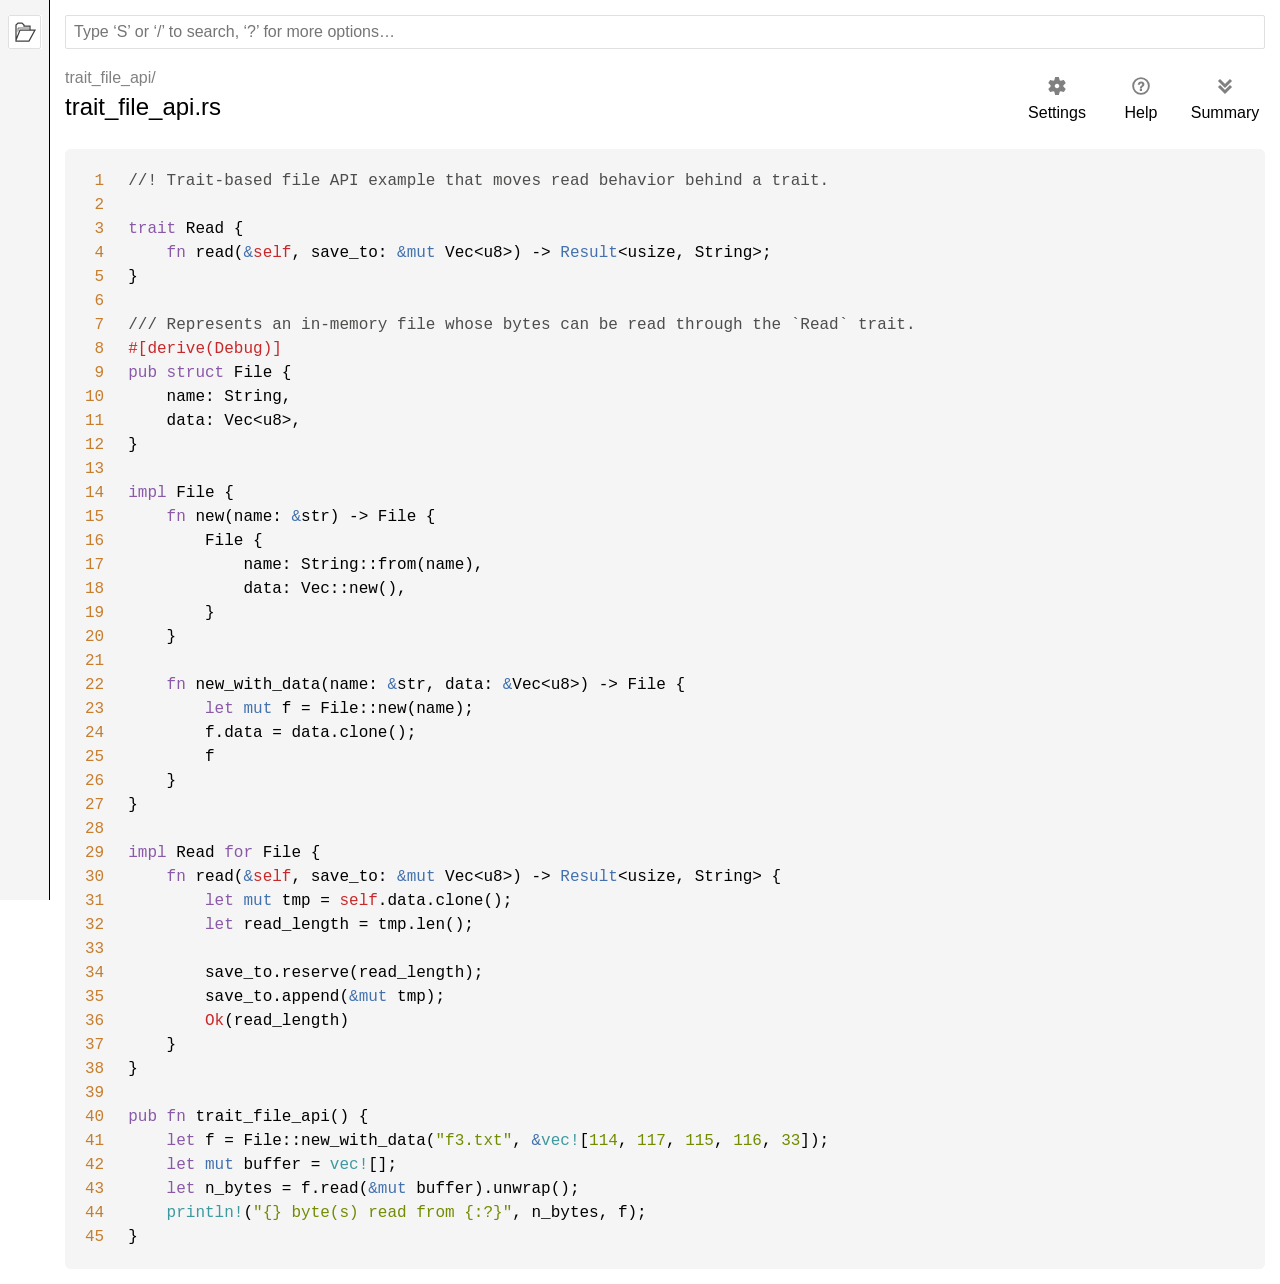
<file: chapter-03/code/src/doc/src/trait_file_api/trait_file_api.rs.html>
<!DOCTYPE html><html lang="en"><head><meta charset="utf-8"><meta name="viewport" content="width=device-width, initial-scale=1.0"><meta name="generator" content="rustdoc"><meta name="description" content="Source of the Rust file `trait_file_api.rs`."><title>trait_file_api.rs - source</title><script>if(window.location.protocol!=="file:")document.head.insertAdjacentHTML("beforeend","SourceSerif4-Regular-6b053e98.ttf.woff2,FiraSans-Italic-81dc35de.woff2,FiraSans-Regular-0fe48ade.woff2,FiraSans-MediumItalic-ccf7e434.woff2,FiraSans-Medium-e1aa3f0a.woff2,SourceCodePro-Regular-8badfe75.ttf.woff2,SourceCodePro-Semibold-aa29a496.ttf.woff2".split(",").map(f=>`<link rel="preload" as="font" type="font/woff2" crossorigin href="../../static.files/${f}">`).join(""))</script><link rel="stylesheet" href="../../static.files/normalize-9960930a.css"><link rel="stylesheet" href="../../static.files/rustdoc-6c3ea77c.css"><meta name="rustdoc-vars" data-root-path="../../" data-static-root-path="../../static.files/" data-current-crate="trait_file_api" data-themes="" data-resource-suffix="" data-rustdoc-version="1.86.0 (05f9846f8 2025-03-31)" data-channel="1.86.0" data-search-js="search-581efc7a.js" data-settings-js="settings-6dad6058.js" ><script src="../../static.files/storage-3a5871a4.js"></script><script defer src="../../static.files/src-script-b8d3f215.js"></script><script defer src="../../src-files.js"></script><script defer src="../../static.files/main-4d63596a.js"></script><noscript><link rel="stylesheet" href="../../static.files/noscript-893ab5e7.css"></noscript><link rel="alternate icon" type="image/png" href="../../static.files/favicon-32x32-6580c154.png"><link rel="icon" type="image/svg+xml" href="../../static.files/favicon-044be391.svg"></head><body class="rustdoc src"><!--[if lte IE 11]><div class="warning">This old browser is unsupported and will most likely display funky things.</div><![endif]--><nav class="sidebar"><div class="src-sidebar-title"><h2>Files</h2></div></nav><div class="sidebar-resizer"></div><main><rustdoc-search></rustdoc-search><section id="main-content" class="content"><div class="main-heading"><h1><div class="sub-heading">trait_file_api/</div>trait_file_api.rs</h1><rustdoc-toolbar></rustdoc-toolbar></div><div class="example-wrap digits-2"><pre class="rust"><code><a href=#1 id=1 data-nosnippet>1</a><span class="doccomment">//! Trait-based file API example that moves read behavior behind a trait.
<a href=#2 id=2 data-nosnippet>2</a>
<a href=#3 id=3 data-nosnippet>3</a></span><span class="kw">trait </span>Read {
<a href=#4 id=4 data-nosnippet>4</a>    <span class="kw">fn </span>read(<span class="kw-2">&amp;</span><span class="self">self</span>, save_to: <span class="kw-2">&amp;mut </span>Vec&lt;u8&gt;) -&gt; <span class="prelude-ty">Result</span>&lt;usize, String&gt;;
<a href=#5 id=5 data-nosnippet>5</a>}
<a href=#6 id=6 data-nosnippet>6</a>
<a href=#7 id=7 data-nosnippet>7</a><span class="doccomment">/// Represents an in-memory file whose bytes can be read through the `Read` trait.
<a href=#8 id=8 data-nosnippet>8</a></span><span class="attr">#[derive(Debug)]
<a href=#9 id=9 data-nosnippet>9</a></span><span class="kw">pub struct </span>File {
<a href=#10 id=10 data-nosnippet>10</a>    name: String,
<a href=#11 id=11 data-nosnippet>11</a>    data: Vec&lt;u8&gt;,
<a href=#12 id=12 data-nosnippet>12</a>}
<a href=#13 id=13 data-nosnippet>13</a>
<a href=#14 id=14 data-nosnippet>14</a><span class="kw">impl </span>File {
<a href=#15 id=15 data-nosnippet>15</a>    <span class="kw">fn </span>new(name: <span class="kw-2">&amp;</span>str) -&gt; File {
<a href=#16 id=16 data-nosnippet>16</a>        File {
<a href=#17 id=17 data-nosnippet>17</a>            name: String::from(name),
<a href=#18 id=18 data-nosnippet>18</a>            data: Vec::new(),
<a href=#19 id=19 data-nosnippet>19</a>        }
<a href=#20 id=20 data-nosnippet>20</a>    }
<a href=#21 id=21 data-nosnippet>21</a>
<a href=#22 id=22 data-nosnippet>22</a>    <span class="kw">fn </span>new_with_data(name: <span class="kw-2">&amp;</span>str, data: <span class="kw-2">&amp;</span>Vec&lt;u8&gt;) -&gt; File {
<a href=#23 id=23 data-nosnippet>23</a>        <span class="kw">let </span><span class="kw-2">mut </span>f = File::new(name);
<a href=#24 id=24 data-nosnippet>24</a>        f.data = data.clone();
<a href=#25 id=25 data-nosnippet>25</a>        f
<a href=#26 id=26 data-nosnippet>26</a>    }
<a href=#27 id=27 data-nosnippet>27</a>}
<a href=#28 id=28 data-nosnippet>28</a>
<a href=#29 id=29 data-nosnippet>29</a><span class="kw">impl </span>Read <span class="kw">for </span>File {
<a href=#30 id=30 data-nosnippet>30</a>    <span class="kw">fn </span>read(<span class="kw-2">&amp;</span><span class="self">self</span>, save_to: <span class="kw-2">&amp;mut </span>Vec&lt;u8&gt;) -&gt; <span class="prelude-ty">Result</span>&lt;usize, String&gt; {
<a href=#31 id=31 data-nosnippet>31</a>        <span class="kw">let </span><span class="kw-2">mut </span>tmp = <span class="self">self</span>.data.clone();
<a href=#32 id=32 data-nosnippet>32</a>        <span class="kw">let </span>read_length = tmp.len();
<a href=#33 id=33 data-nosnippet>33</a>
<a href=#34 id=34 data-nosnippet>34</a>        save_to.reserve(read_length);
<a href=#35 id=35 data-nosnippet>35</a>        save_to.append(<span class="kw-2">&amp;mut </span>tmp);
<a href=#36 id=36 data-nosnippet>36</a>        <span class="prelude-val">Ok</span>(read_length)
<a href=#37 id=37 data-nosnippet>37</a>    }
<a href=#38 id=38 data-nosnippet>38</a>}
<a href=#39 id=39 data-nosnippet>39</a>
<a href=#40 id=40 data-nosnippet>40</a><span class="kw">pub fn </span>trait_file_api() {
<a href=#41 id=41 data-nosnippet>41</a>    <span class="kw">let </span>f = File::new_with_data(<span class="string">"f3.txt"</span>, <span class="kw-2">&amp;</span><span class="macro">vec!</span>[<span class="number">114</span>, <span class="number">117</span>, <span class="number">115</span>, <span class="number">116</span>, <span class="number">33</span>]);
<a href=#42 id=42 data-nosnippet>42</a>    <span class="kw">let </span><span class="kw-2">mut </span>buffer = <span class="macro">vec!</span>[];
<a href=#43 id=43 data-nosnippet>43</a>    <span class="kw">let </span>n_bytes = f.read(<span class="kw-2">&amp;mut </span>buffer).unwrap();
<a href=#44 id=44 data-nosnippet>44</a>    <span class="macro">println!</span>(<span class="string">"{} byte(s) read from {:?}"</span>, n_bytes, f);
<a href=#45 id=45 data-nosnippet>45</a>}</code></pre></div></section></main></body></html>
</file>
<file: chapter-02/style.css>
* {
  margin: 0;
  padding: 0;
  box-sizing: border-box;
}

:root {
  --color-todo: #3b82f6;
  --color-done: #10b981;
  --color-text: #1f2937;
  --color-border: #e5e7eb;
  --color-bg-light: #f9fafb;
  --color-bg-done: #d1fae5;
  --opacity-done: 0.5;
}

body {
  font-family: -apple-system, BlinkMacSystemFont, "Segoe UI", Roboto, "Helvetica Neue", Arial, sans-serif;
  background: #ffffff;
  color: var(--color-text);
  line-height: 1.6;
}

.container {
  max-width: 1400px;
  margin: 0 auto;
  padding: 2rem;
}

/* Header */
header {
  text-align: center;
  margin-bottom: 3rem;
  border-bottom: 1px solid var(--color-border);
  padding-bottom: 2rem;
}

header h1 {
  font-size: 2.5rem;
  margin-bottom: 0.5rem;
  color: var(--color-text);
}

.progress-summary {
  font-size: 1.1rem;
  color: #6b7280;
  font-weight: 500;
}

/* Concept Map Section */
.map-section {
  margin-bottom: 3rem;
  background: var(--color-bg-light);
  border: 1px solid var(--color-border);
  border-radius: 8px;
  padding: 1.5rem;
}

.map-section h2 {
  font-size: 1.3rem;
  margin-bottom: 1rem;
  color: var(--color-text);
}

#concept-map {
  width: 100%;
  height: 600px;
  border: 1px solid var(--color-border);
  background: white;
  border-radius: 4px;
}

/* SVG Node Styling */
svg circle {
  cursor: pointer;
  transition: opacity 0.3s ease, r 0.3s ease;
}

svg circle.todo {
  fill: var(--color-todo);
  opacity: 1;
}

svg circle.done {
  fill: var(--color-done);
  opacity: var(--opacity-done);
}

svg circle:hover {
  filter: drop-shadow(0 0 8px rgba(0, 0, 0, 0.15));
}

svg text.node-label {
  font-size: 13px;
  text-anchor: middle;
  pointer-events: none;
  font-weight: 500;
  fill: var(--color-text);
}

svg text.node-label.done {
  opacity: var(--opacity-done);
}

svg line.edge {
  stroke: #d1d5db;
  stroke-width: 2;
  fill: none;
  marker-end: url(#arrowhead);
}

/* Arrow marker */
svg defs marker {
  overflow: visible;
}

svg marker circle {
  fill: #d1d5db;
}

/* Checklist Section */
.checklist-section {
  margin-bottom: 2rem;
}

.checklist-section h2 {
  font-size: 1.5rem;
  margin-bottom: 1.5rem;
  color: var(--color-text);
  padding-bottom: 0.5rem;
  border-bottom: 2px solid var(--color-border);
}

.exercises-list {
  display: flex;
  flex-direction: column;
  gap: 1rem;
}

/* Exercise Card */
.exercise-card {
  display: flex;
  align-items: flex-start;
  gap: 1rem;
  padding: 1rem;
  background: white;
  border: 1px solid var(--color-border);
  border-radius: 6px;
  cursor: pointer;
  transition: all 0.3s ease;
}

.exercise-card:hover {
  border-color: var(--color-todo);
  box-shadow: 0 2px 8px rgba(0, 0, 0, 0.08);
}

.exercise-card.done {
  background: var(--color-bg-done);
  border-color: var(--color-done);
  opacity: var(--opacity-done);
}

.exercise-card input[type="checkbox"] {
  width: 20px;
  height: 20px;
  min-width: 20px;
  margin-top: 2px;
  cursor: pointer;
  accent-color: var(--color-todo);
}

.exercise-card.done input[type="checkbox"] {
  accent-color: var(--color-done);
}

.exercise-content {
  flex: 1;
}

.exercise-title {
  font-weight: 600;
  font-size: 1rem;
  color: var(--color-text);
  margin-bottom: 0.3rem;
  display: flex;
  align-items: center;
  gap: 0.5rem;
}

.exercise-card.done .exercise-title {
  text-decoration: line-through;
  color: #6b7280;
}

.exercise-spec {
  font-size: 0.95rem;
  color: #6b7280;
  line-height: 1.5;
}

.exercise-card.done .exercise-spec {
  color: #9ca3af;
}

/* Responsive */
@media (max-width: 600px) {
  .container {
    padding: 1rem;
  }

  header h1 {
    font-size: 1.8rem;
  }

  #concept-map {
    height: 400px;
  }

  .checklist-container {
    grid-template-columns: 1fr;
  }
}
</file>
<file: chapter-03/code/src/doc/static.files/rustdoc-6c3ea77c.css>
:root{--nav-sub-mobile-padding:8px;--search-typename-width:6.75rem;--desktop-sidebar-width:200px;--src-sidebar-width:300px;--desktop-sidebar-z-index:100;--sidebar-elems-left-padding:24px;--clipboard-image:url('data:image/svg+xml,<svg width="19" height="18" viewBox="0 0 24 25" \
xmlns="http://www.w3.org/2000/svg" aria-label="Copy to clipboard">\
<path d="M18 20h2v3c0 1-1 2-2 2H2c-.998 0-2-1-2-2V5c0-.911.755-1.667 1.667-1.667h5A3.323 3.323 0 \
0110 0a3.323 3.323 0 013.333 3.333h5C19.245 3.333 20 4.09 20 5v8.333h-2V9H2v14h16v-3zM3 \
7h14c0-.911-.793-1.667-1.75-1.667H13.5c-.957 0-1.75-.755-1.75-1.666C11.75 2.755 10.957 2 10 \
2s-1.75.755-1.75 1.667c0 .911-.793 1.666-1.75 1.666H4.75C3.793 5.333 3 6.09 3 7z"/>\
<path d="M4 19h6v2H4zM12 11H4v2h8zM4 17h4v-2H4zM15 15v-3l-4.5 4.5L15 21v-3l8.027-.032L23 15z"/>\
</svg>');--copy-path-height:34px;--copy-path-width:33px;--checkmark-image:url('data:image/svg+xml,<svg viewBox="-1 -1 23 23" \
xmlns="http://www.w3.org/2000/svg" fill="black" height="18px">\
<g><path d="M9 19.414l-6.707-6.707 1.414-1.414L9 16.586 20.293 5.293l1.414 1.414"></path>\
</g></svg>');--button-left-margin:4px;--button-border-radius:2px;--toolbar-button-border-radius:6px;--code-block-border-radius:6px;--impl-items-indent:0.3em;--docblock-indent:24px;--font-family:"Source Serif 4",NanumBarunGothic,serif;--font-family-code:"Source Code Pro",monospace;--line-number-padding:4px;--prev-arrow-image:url('data:image/svg+xml,<svg width="16" height="16" viewBox="0 0 16 16" \
	enable-background="new 0 0 16 16" xmlns="http://www.w3.org/2000/svg"><path fill="none" \
	d="M8,3l-4,5l4,5m-4,-5h10" stroke="black" stroke-width="2"/></svg>');--next-arrow-image:url('data:image/svg+xml,<svg width="16" height="16" viewBox="0 0 16 16" \
	enable-background="new 0 0 16 16" xmlns="http://www.w3.org/2000/svg"><path fill="none" \
	d="M8,3l4,5l-4,5m4,-5h-10" stroke="black" stroke-width="2"/></svg>');--expand-arrow-image:url('data:image/svg+xml,<svg width="16" height="16" viewBox="0 0 16 16" \
	enable-background="new 0 0 16 16" xmlns="http://www.w3.org/2000/svg"><path fill="none" \
	d="M3,10l4,4l4,-4m-4,4M3,7l4,-4l4,4" stroke="black" stroke-width="2"/></svg>');--collapse-arrow-image:url('data:image/svg+xml,<svg width="16" height="16" viewBox="0 0 16 16" \
	enable-background="new 0 0 16 16" xmlns="http://www.w3.org/2000/svg"><path fill="none" \
	d="M3,8l4,4l4,-4m-4,4M3,4l4,4l4,-4" stroke="black" stroke-width="2"/></svg>');}:root.sans-serif{--font-family:"Fira Sans",sans-serif;--font-family-code:"Fira Mono",monospace;}@font-face {font-family:'Fira Sans';font-style:normal;font-weight:400;src:local('Fira Sans'),url("FiraSans-Regular-0fe48ade.woff2") format("woff2");font-display:swap;}@font-face {font-family:'Fira Sans';font-style:italic;font-weight:400;src:local('Fira Sans Italic'),url("FiraSans-Italic-81dc35de.woff2") format("woff2");font-display:swap;}@font-face {font-family:'Fira Sans';font-style:normal;font-weight:500;src:local('Fira Sans Medium'),url("FiraSans-Medium-e1aa3f0a.woff2") format("woff2");font-display:swap;}@font-face {font-family:'Fira Sans';font-style:italic;font-weight:500;src:local('Fira Sans Medium Italic'),url("FiraSans-MediumItalic-ccf7e434.woff2") format("woff2");font-display:swap;}@font-face {font-family:'Fira Mono';font-style:normal;font-weight:400;src:local('Fira Mono'),url("FiraMono-Regular-87c26294.woff2") format("woff2");font-display:swap;}@font-face {font-family:'Fira Mono';font-style:normal;font-weight:500;src:local('Fira Mono Medium'),url("FiraMono-Medium-86f75c8c.woff2") format("woff2");font-display:swap;}@font-face {font-family:'Source Serif 4';font-style:normal;font-weight:400;src:local('Source Serif 4'),url("SourceSerif4-Regular-6b053e98.ttf.woff2") format("woff2");font-display:swap;}@font-face {font-family:'Source Serif 4';font-style:italic;font-weight:400;src:local('Source Serif 4 Italic'),url("SourceSerif4-It-ca3b17ed.ttf.woff2") format("woff2");font-display:swap;}@font-face {font-family:'Source Serif 4';font-style:normal;font-weight:500;src:local('Source Serif 4 Semibold'),url("SourceSerif4-Semibold-457a13ac.ttf.woff2") format("woff2");font-display:swap;}@font-face {font-family:'Source Serif 4';font-style:normal;font-weight:700;src:local('Source Serif 4 Bold'),url("SourceSerif4-Bold-6d4fd4c0.ttf.woff2") format("woff2");font-display:swap;}@font-face {font-family:'Source Code Pro';font-style:normal;font-weight:400;src:url("SourceCodePro-Regular-8badfe75.ttf.woff2") format("woff2");font-display:swap;}@font-face {font-family:'Source Code Pro';font-style:italic;font-weight:400;src:url("SourceCodePro-It-fc8b9304.ttf.woff2") format("woff2");font-display:swap;}@font-face {font-family:'Source Code Pro';font-style:normal;font-weight:600;src:url("SourceCodePro-Semibold-aa29a496.ttf.woff2") format("woff2");font-display:swap;}@font-face {font-family:'NanumBarunGothic';src:url("NanumBarunGothic-13b3dcba.ttf.woff2") format("woff2");font-display:swap;unicode-range:U+AC00-D7AF,U+1100-11FF,U+3130-318F,U+A960-A97F,U+D7B0-D7FF;}*{box-sizing:border-box;}body{font:1rem/1.5 var(--font-family);margin:0;position:relative;overflow-wrap:break-word;overflow-wrap:anywhere;font-feature-settings:"kern","liga";background-color:var(--main-background-color);color:var(--main-color);}h1{font-size:1.5rem;}h2{font-size:1.375rem;}h3{font-size:1.25rem;}h1,h2,h3,h4,h5,h6{font-weight:500;}h1,h2,h3,h4{margin:25px 0 15px 0;padding-bottom:6px;}.docblock h3,.docblock h4,h5,h6{margin:15px 0 5px 0;}.docblock>h2:first-child,.docblock>h3:first-child,.docblock>h4:first-child,.docblock>h5:first-child,.docblock>h6:first-child{margin-top:0;}.main-heading h1{margin:0;padding:0;grid-area:main-heading-h1;overflow-wrap:break-word;overflow-wrap:anywhere;}.main-heading{position:relative;display:grid;grid-template-areas:"main-heading-breadcrumbs main-heading-breadcrumbs" "main-heading-h1 main-heading-toolbar" "main-heading-sub-heading main-heading-toolbar";grid-template-columns:minmax(105px,1fr) minmax(0,max-content);grid-template-rows:minmax(25px,min-content) min-content min-content;padding-bottom:6px;margin-bottom:15px;}.rustdoc-breadcrumbs{grid-area:main-heading-breadcrumbs;line-height:1.25;padding-top:5px;position:relative;z-index:1;}.rustdoc-breadcrumbs a{padding:5px 0 7px;}.content h2,.top-doc .docblock>h3,.top-doc .docblock>h4{border-bottom:1px solid var(--headings-border-bottom-color);}h1,h2{line-height:1.25;padding-top:3px;padding-bottom:9px;}h3.code-header{font-size:1.125rem;}h4.code-header{font-size:1rem;}.code-header{font-weight:600;margin:0;padding:0;white-space:pre-wrap;}.structfield,.sub-variant-field{margin:0.6em 0;}#crate-search,h1,h2,h3,h4,h5,h6,.sidebar,.mobile-topbar,.search-input,.search-results .result-name,.item-table dt>a,.out-of-band,.sub-heading,span.since,a.src,rustdoc-toolbar,summary.hideme,.scraped-example-list,.rustdoc-breadcrumbs,ul.all-items{font-family:"Fira Sans",Arial,NanumBarunGothic,sans-serif;}#toggle-all-docs,a.anchor,.section-header a,#src-sidebar a,.rust a,.sidebar h2 a,.sidebar h3 a,.mobile-topbar h2 a,h1 a,.search-results a,.search-results li,.stab,.result-name i{color:var(--main-color);}span.enum,a.enum,span.struct,a.struct,span.union,a.union,span.primitive,a.primitive,span.type,a.type,span.foreigntype,a.foreigntype{color:var(--type-link-color);}span.trait,a.trait,span.traitalias,a.traitalias{color:var(--trait-link-color);}span.associatedtype,a.associatedtype,span.constant,a.constant,span.static,a.static{color:var(--assoc-item-link-color);}span.fn,a.fn,span.method,a.method,span.tymethod,a.tymethod{color:var(--function-link-color);}span.attr,a.attr,span.derive,a.derive,span.macro,a.macro{color:var(--macro-link-color);}span.mod,a.mod{color:var(--mod-link-color);}span.keyword,a.keyword{color:var(--keyword-link-color);}a{color:var(--link-color);text-decoration:none;}ol,ul{padding-left:24px;}ul ul,ol ul,ul ol,ol ol{margin-bottom:.625em;}p,.docblock>.warning{margin:0 0 .75em 0;}p:last-child,.docblock>.warning:last-child{margin:0;}button{padding:1px 6px;cursor:pointer;}button#toggle-all-docs{padding:0;background:none;border:none;-webkit-appearance:none;opacity:1;}.rustdoc{display:flex;flex-direction:row;flex-wrap:nowrap;}main{position:relative;flex-grow:1;padding:10px 15px 40px 45px;min-width:0;}.src main{padding:15px;}.width-limiter{max-width:960px;margin-right:auto;}details:not(.toggle) summary{margin-bottom:.6em;}code,pre,.code-header,.type-signature{font-family:var(--font-family-code);}.docblock code,.item-table dd code{border-radius:3px;padding:0 0.125em;}.docblock pre code,.item-table dd pre code{padding:0;}pre{padding:14px;line-height:1.5;}pre.item-decl{overflow-x:auto;}.item-decl .type-contents-toggle{contain:initial;}.src .content pre{padding:20px;padding-left:16px;}img{max-width:100%;}.logo-container{line-height:0;display:block;}.rust-logo{filter:var(--rust-logo-filter);}.sidebar{font-size:0.875rem;flex:0 0 var(--desktop-sidebar-width);width:var(--desktop-sidebar-width);overflow-y:scroll;overscroll-behavior:contain;position:sticky;height:100vh;top:0;left:0;z-index:var(--desktop-sidebar-z-index);}.rustdoc.src .sidebar{flex-basis:50px;width:50px;border-right:1px solid;overflow-x:hidden;overflow-y:hidden;}.hide-sidebar .sidebar,.hide-sidebar .sidebar-resizer{display:none;}.sidebar-resizer{touch-action:none;width:9px;cursor:col-resize;z-index:calc(var(--desktop-sidebar-z-index) + 1);position:fixed;height:100%;left:calc(var(--desktop-sidebar-width) + 1px);}.rustdoc.src .sidebar-resizer{left:49px;}.src-sidebar-expanded .src .sidebar-resizer{left:var(--src-sidebar-width);}.sidebar-resizing{-moz-user-select:none;-webkit-user-select:none;-ms-user-select:none;user-select:none;}.sidebar-resizing*{cursor:col-resize !important;}.sidebar-resizing .sidebar{position:fixed;}.sidebar-resizing>body{padding-left:var(--resizing-sidebar-width);}.sidebar-resizer:hover,.sidebar-resizer:active,.sidebar-resizer:focus,.sidebar-resizer.active{width:10px;margin:0;left:var(--desktop-sidebar-width);border-left:solid 1px var(--sidebar-resizer-hover);}.src-sidebar-expanded .rustdoc.src .sidebar-resizer:hover,.src-sidebar-expanded .rustdoc.src .sidebar-resizer:active,.src-sidebar-expanded .rustdoc.src .sidebar-resizer:focus,.src-sidebar-expanded .rustdoc.src .sidebar-resizer.active{left:calc(var(--src-sidebar-width) - 1px);}@media (pointer:coarse){.sidebar-resizer{display:none !important;}}.sidebar-resizer.active{padding:0 140px;width:2px;margin-left:-140px;border-left:none;}.sidebar-resizer.active:before{border-left:solid 2px var(--sidebar-resizer-active);display:block;height:100%;content:"";}.sidebar,.mobile-topbar,.sidebar-menu-toggle,#src-sidebar{background-color:var(--sidebar-background-color);}.src .sidebar>*{visibility:hidden;}.src-sidebar-expanded .src .sidebar{overflow-y:auto;flex-basis:var(--src-sidebar-width);width:var(--src-sidebar-width);}.src-sidebar-expanded .src .sidebar>*{visibility:visible;}#all-types{margin-top:1em;}*{scrollbar-width:initial;scrollbar-color:var(--scrollbar-color);}.sidebar{scrollbar-width:thin;scrollbar-color:var(--scrollbar-color);}::-webkit-scrollbar{width:12px;}.sidebar::-webkit-scrollbar{width:8px;}::-webkit-scrollbar-track{-webkit-box-shadow:inset 0;background-color:var(--scrollbar-track-background-color);}.sidebar::-webkit-scrollbar-track{background-color:var(--scrollbar-track-background-color);}::-webkit-scrollbar-thumb,.sidebar::-webkit-scrollbar-thumb{background-color:var(--scrollbar-thumb-background-color);}.hidden{display:none !important;}.logo-container>img{height:48px;width:48px;}ul.block,.block li,.block ul{padding:0;margin:0;list-style:none;}.block ul a{padding-left:1rem;}.sidebar-elems a,.sidebar>h2 a{display:block;padding:0.25rem;margin-right:0.25rem;border-left:solid var(--sidebar-elems-left-padding) transparent;margin-left:calc(-0.25rem - var(--sidebar-elems-left-padding));background-clip:border-box;}.hide-toc #rustdoc-toc,.hide-toc .in-crate{display:none;}.hide-modnav #rustdoc-modnav{display:none;}.sidebar h2{text-wrap:balance;overflow-wrap:anywhere;padding:0;margin:0.7rem 0;}.sidebar h3{text-wrap:balance;overflow-wrap:anywhere;font-size:1.125rem;padding:0;margin:0;}.sidebar-elems,.sidebar>.version,.sidebar>h2{padding-left:var(--sidebar-elems-left-padding);}.sidebar a{color:var(--sidebar-link-color);}.sidebar .current,.sidebar .current a,.sidebar-crate a.logo-container:hover+h2 a,.sidebar a:hover:not(.logo-container){background-color:var(--sidebar-current-link-background-color);}.sidebar-elems .block{margin-bottom:2em;}.sidebar-elems .block li a{white-space:nowrap;text-overflow:ellipsis;overflow:hidden;}.sidebar-crate{display:flex;align-items:center;justify-content:center;margin:14px 32px 1rem;row-gap:10px;column-gap:32px;flex-wrap:wrap;}.sidebar-crate h2{flex-grow:1;margin:0 -8px;align-self:start;}.sidebar-crate .logo-container{margin:0 calc(-16px - var(--sidebar-elems-left-padding));padding:0 var(--sidebar-elems-left-padding);text-align:center;}.sidebar-crate .logo-container img{margin-top:-16px;border-top:solid 16px transparent;box-sizing:content-box;position:relative;background-clip:border-box;z-index:1;}.sidebar-crate h2 a{display:block;border-left:solid var(--sidebar-elems-left-padding) transparent;background-clip:border-box;margin:0 calc(-24px + 0.25rem) 0 calc(-0.2rem - var(--sidebar-elems-left-padding));padding:calc((16px - 0.57rem ) / 2 ) 0.25rem;padding-left:0.2rem;}.sidebar-crate h2 .version{display:block;font-weight:normal;font-size:1rem;overflow-wrap:break-word;}.sidebar-crate+.version{margin-top:-1rem;margin-bottom:1rem;}.mobile-topbar{display:none;}.rustdoc .example-wrap{display:flex;position:relative;margin-bottom:10px;}.rustdoc .example-wrap>pre,.rustdoc .scraped-example .src-line-numbers,.rustdoc .scraped-example .src-line-numbers>pre{border-radius:6px;}.rustdoc .example-wrap>.example-line-numbers,.rustdoc .scraped-example .src-line-numbers,.rustdoc .scraped-example .src-line-numbers>pre{border-top-right-radius:0;border-bottom-right-radius:0;}.rustdoc .example-wrap>.example-line-numbers+pre,.rustdoc .scraped-example .rust{border-top-left-radius:0;border-bottom-left-radius:0;}.rustdoc .scraped-example{position:relative;}.rustdoc .example-wrap:last-child{margin-bottom:0px;}.rustdoc .example-wrap pre{margin:0;flex-grow:1;}.scraped-example:not(.expanded) .example-wrap{max-height:calc(1.5em * 5 + 10px);}.more-scraped-examples .scraped-example:not(.expanded) .example-wrap{max-height:calc(1.5em * 10 + 10px);}.rustdoc:not(.src) .scraped-example:not(.expanded) .src-line-numbers,.rustdoc:not(.src) .scraped-example:not(.expanded) .src-line-numbers>pre,.rustdoc:not(.src) .scraped-example:not(.expanded) pre.rust{padding-bottom:0;overflow:auto hidden;}.rustdoc:not(.src) .scraped-example .src-line-numbers{padding-top:0;}.rustdoc:not(.src) .scraped-example.expanded .src-line-numbers{padding-bottom:0;}.rustdoc:not(.src) .example-wrap pre{overflow:auto;}.rustdoc .example-wrap pre.example-line-numbers,.rustdoc .example-wrap .src-line-numbers{min-width:fit-content;flex-grow:0;text-align:right;-moz-user-select:none;-webkit-user-select:none;-ms-user-select:none;user-select:none;padding:14px 8px;padding-right:2px;color:var(--src-line-numbers-span-color);}.example-wrap.digits-1 [data-nosnippet]{width:calc(1ch + var(--line-number-padding) * 2);}.example-wrap.digits-2 [data-nosnippet]{width:calc(2ch + var(--line-number-padding) * 2);}.example-wrap.digits-3 [data-nosnippet]{width:calc(3ch + var(--line-number-padding) * 2);}.example-wrap.digits-4 [data-nosnippet]{width:calc(4ch + var(--line-number-padding) * 2);}.example-wrap.digits-5 [data-nosnippet]{width:calc(5ch + var(--line-number-padding) * 2);}.example-wrap.digits-6 [data-nosnippet]{width:calc(6ch + var(--line-number-padding) * 2);}.example-wrap.digits-7 [data-nosnippet]{width:calc(7ch + var(--line-number-padding) * 2);}.example-wrap.digits-8 [data-nosnippet]{width:calc(8ch + var(--line-number-padding) * 2);}.example-wrap.digits-9 [data-nosnippet]{width:calc(9ch + var(--line-number-padding) * 2);}.example-wrap [data-nosnippet]{color:var(--src-line-numbers-span-color);text-align:right;display:inline-block;margin-right:20px;-moz-user-select:none;-webkit-user-select:none;-ms-user-select:none;user-select:none;padding:0 4px;}.example-wrap [data-nosnippet]:target{border-right:none;}.example-wrap .line-highlighted[data-nosnippet]{background-color:var(--src-line-number-highlighted-background-color);}.search-loading{text-align:center;}.item-table dd{overflow-wrap:break-word;overflow-wrap:anywhere;}.docblock :not(pre)>code,.item-table dd code{white-space:pre-wrap;}.top-doc .docblock h2{font-size:1.375rem;}.top-doc .docblock h3{font-size:1.25rem;}.top-doc .docblock h4,.top-doc .docblock h5{font-size:1.125rem;}.top-doc .docblock h6{font-size:1rem;}.docblock h5{font-size:1rem;}.docblock h6{font-size:0.875rem;}.docblock{margin-left:var(--docblock-indent);position:relative;}.docblock>:not(.more-examples-toggle):not(.example-wrap){max-width:100%;overflow-x:auto;}.sub-heading{font-size:1rem;flex-grow:0;grid-area:main-heading-sub-heading;line-height:1.25;padding-bottom:4px;}.main-heading rustdoc-toolbar,.main-heading .out-of-band{grid-area:main-heading-toolbar;}rustdoc-toolbar{display:flex;flex-direction:row;flex-wrap:nowrap;min-height:60px;}.docblock code,.item-table dd code,pre,.rustdoc.src .example-wrap,.example-wrap .src-line-numbers{background-color:var(--code-block-background-color);border-radius:var(--code-block-border-radius);text-decoration:inherit;}#main-content{position:relative;}.docblock table{margin:.5em 0;border-collapse:collapse;}.docblock table td,.docblock table th{padding:.5em;border:1px solid var(--border-color);}.docblock table tbody tr:nth-child(2n){background:var(--table-alt-row-background-color);}.docblock .stab,.item-table dd .stab,.docblock p code{display:inline-block;}.docblock li{margin-bottom:.4em;}.docblock li p:not(:last-child){margin-bottom:.3em;}div.where{white-space:pre-wrap;font-size:0.875rem;}.item-info{display:block;margin-left:var(--docblock-indent);}.impl-items>.item-info{margin-left:calc(var(--docblock-indent) + var(--impl-items-indent));}.item-info code{font-size:0.875rem;}#main-content>.item-info{margin-left:0;}nav.sub{flex-grow:1;flex-flow:row nowrap;margin:4px 0 0 0;display:flex;align-items:center;}.search-form{position:relative;display:flex;height:34px;flex-grow:1;margin-bottom:4px;}.src nav.sub{margin:0 0 -10px 0;}.section-header{display:block;position:relative;}.section-header:hover>.anchor,.impl:hover>.anchor,.trait-impl:hover>.anchor,.variant:hover>.anchor{display:initial;}.anchor{display:none;position:absolute;left:-0.5em;background:none !important;}.anchor.field{left:-5px;}.section-header>.anchor{left:-15px;padding-right:8px;}h2.section-header>.anchor{padding-right:6px;}a.doc-anchor{color:var(--main-color);display:none;position:absolute;left:-17px;padding-right:10px;padding-left:3px;}*:hover>.doc-anchor{display:block;}.top-doc>.docblock>*:first-child>.doc-anchor{display:none !important;}.main-heading a:hover,.example-wrap .rust a:hover:not([data-nosnippet]),.all-items a:hover,.docblock a:not(.scrape-help):not(.tooltip):hover:not(.doc-anchor),.item-table dd a:not(.scrape-help):not(.tooltip):hover,.item-info a{text-decoration:underline;}.crate.block li.current a{font-weight:500;}table,.item-table{overflow-wrap:break-word;}.item-table{padding:0;margin:0;width:100%;}.item-table>dt{padding-right:1.25rem;}.item-table>dd{margin-inline-start:0;margin-left:0;}.search-results-title{margin-top:0;white-space:nowrap;display:flex;align-items:baseline;}.search-results-title+.sub-heading{color:var(--main-color);display:flex;align-items:baseline;white-space:nowrap;}#crate-search-div{position:relative;min-width:0;}#crate-search{padding:0 23px 0 4px;max-width:100%;text-overflow:ellipsis;border:1px solid var(--border-color);border-radius:4px;outline:none;cursor:pointer;-moz-appearance:none;-webkit-appearance:none;text-indent:0.01px;background-color:var(--main-background-color);color:inherit;line-height:1.5;font-weight:500;}#crate-search:hover,#crate-search:focus{border-color:var(--crate-search-hover-border);}#crate-search-div::after{pointer-events:none;width:100%;height:100%;position:absolute;top:0;left:0;content:"";background-repeat:no-repeat;background-size:20px;background-position:calc(100% - 2px) 56%;background-image:url('data:image/svg+xml,<svg xmlns="http://www.w3.org/2000/svg" \
	width="128" height="128" viewBox="-30 -20 176 176"><path d="M111,40.5L64,87.499L17,40.5" \
	fill="none" stroke="black" strike-linecap="square" stroke-miterlimit="10" stroke-width="12"/> \
	</svg>');filter:var(--crate-search-div-filter);}#crate-search-div:hover::after,#crate-search-div:focus-within::after{filter:var(--crate-search-div-hover-filter);}#crate-search>option{font-size:1rem;}.search-input{-webkit-appearance:none;outline:none;border:1px solid var(--border-color);border-radius:2px;padding:8px;font-size:1rem;flex-grow:1;background-color:var(--button-background-color);color:var(--search-color);}.search-input:focus{border-color:var(--search-input-focused-border-color);}.search-results{display:none;}.search-results.active{display:block;margin:0;padding:0;}.search-results>a{display:grid;grid-template-areas:"search-result-name search-result-desc" "search-result-type-signature search-result-type-signature";grid-template-columns:.6fr .4fr;margin-left:2px;margin-right:2px;border-bottom:1px solid var(--search-result-border-color);column-gap:1em;}.search-results>a>div.desc{white-space:nowrap;text-overflow:ellipsis;overflow:hidden;grid-area:search-result-desc;}.search-results a:hover,.search-results a:focus{background-color:var(--search-result-link-focus-background-color);}.search-results .result-name{display:flex;align-items:center;justify-content:start;grid-area:search-result-name;}.search-results .result-name .alias{color:var(--search-results-alias-color);}.search-results .result-name .grey{color:var(--search-results-grey-color);}.search-results .result-name .typename{color:var(--search-results-grey-color);font-size:0.875rem;width:var(--search-typename-width);}.search-results .result-name .path{word-break:break-all;max-width:calc(100% - var(--search-typename-width));display:inline-block;}.search-results .result-name .path>*{display:inline;}.search-results .type-signature{grid-area:search-result-type-signature;white-space:pre-wrap;}.popover{position:absolute;top:100%;right:0;z-index:calc(var(--desktop-sidebar-z-index) + 1);margin-top:7px;border-radius:3px;border:1px solid var(--border-color);background-color:var(--main-background-color);color:var(--main-color);--popover-arrow-offset:11px;}.popover::before{content:'';position:absolute;right:var(--popover-arrow-offset);border:solid var(--border-color);border-width:1px 1px 0 0;background-color:var(--main-background-color);padding:4px;transform:rotate(-45deg);top:-5px;}.setting-line{margin:1.2em 0.6em;}.setting-radio input,.setting-check input{margin-right:0.3em;height:1.2rem;width:1.2rem;border:2px solid var(--settings-input-border-color);outline:none;-webkit-appearance:none;cursor:pointer;}.setting-radio input{border-radius:50%;}.setting-radio span,.setting-check span{padding-bottom:1px;}.setting-radio{margin-top:0.1em;margin-bottom:0.1em;min-width:3.8em;padding:0.3em;display:inline-flex;align-items:center;cursor:pointer;}.setting-radio+.setting-radio{margin-left:0.5em;}.setting-check{margin-right:20px;display:flex;align-items:center;cursor:pointer;}.setting-radio input:checked{box-shadow:inset 0 0 0 3px var(--main-background-color);background-color:var(--settings-input-color);}.setting-check input:checked{background-color:var(--settings-input-color);border-width:1px;content:url('data:image/svg+xml,<svg xmlns="http://www.w3.org/2000/svg" viewBox="0 0 40 40">\
		<path d="M7,25L17,32L33,12" fill="none" stroke="black" stroke-width="5"/>\
		<path d="M7,23L17,30L33,10" fill="none" stroke="white" stroke-width="5"/></svg>');}.setting-radio input:focus,.setting-check input:focus{box-shadow:0 0 1px 1px var(--settings-input-color);}.setting-radio input:checked:focus{box-shadow:inset 0 0 0 3px var(--main-background-color),0 0 2px 2px var(--settings-input-color);}.setting-radio input:hover,.setting-check input:hover{border-color:var(--settings-input-color) !important;}#settings.popover{--popover-arrow-offset:202px;top:calc(100% - 16px);}#help.popover{max-width:600px;--popover-arrow-offset:118px;top:calc(100% - 16px);}#help dt{float:left;clear:left;margin-right:0.5rem;}#help dd{margin-bottom:0.5rem;}#help span.top,#help span.bottom{text-align:center;display:block;font-size:1.125rem;padding:0 0.5rem;text-wrap-style:balance;}#help span.top{margin:10px 0;border-bottom:1px solid var(--border-color);padding-bottom:4px;margin-bottom:6px;}#help span.bottom{clear:both;border-top:1px solid var(--border-color);}.side-by-side{display:flex;margin-bottom:20px;}.side-by-side>div{width:50%;padding:0 20px 0 17px;}.item-info .stab{display:block;padding:3px;margin-bottom:5px;}.item-table dt .stab{margin-left:0.3125em;}.stab{padding:0 2px;font-size:0.875rem;font-weight:normal;color:var(--main-color);background-color:var(--stab-background-color);width:fit-content;white-space:pre-wrap;border-radius:3px;display:inline;vertical-align:baseline;}.stab.portability>code{background:none;color:var(--stab-code-color);}.stab .emoji,.item-info .stab::before{font-size:1.25rem;}.stab .emoji{margin-right:0.3rem;}.item-info .stab::before{content:"\0";width:0;display:inline-block;color:transparent;}.emoji{text-shadow:1px 0 0 black,-1px 0 0 black,0 1px 0 black,0 -1px 0 black;}.since{font-weight:normal;font-size:initial;}.rightside{padding-left:12px;float:right;}.rightside:not(a),.out-of-band,.sub-heading,rustdoc-toolbar{color:var(--right-side-color);}pre.rust{tab-size:4;-moz-tab-size:4;}pre.rust .kw{color:var(--code-highlight-kw-color);}pre.rust .kw-2{color:var(--code-highlight-kw-2-color);}pre.rust .lifetime{color:var(--code-highlight-lifetime-color);}pre.rust .prelude-ty{color:var(--code-highlight-prelude-color);}pre.rust .prelude-val{color:var(--code-highlight-prelude-val-color);}pre.rust .string{color:var(--code-highlight-string-color);}pre.rust .number{color:var(--code-highlight-number-color);}pre.rust .bool-val{color:var(--code-highlight-literal-color);}pre.rust .self{color:var(--code-highlight-self-color);}pre.rust .attr{color:var(--code-highlight-attribute-color);}pre.rust .macro,pre.rust .macro-nonterminal{color:var(--code-highlight-macro-color);}pre.rust .question-mark{font-weight:bold;color:var(--code-highlight-question-mark-color);}pre.rust .comment{color:var(--code-highlight-comment-color);}pre.rust .doccomment{color:var(--code-highlight-doc-comment-color);}.rustdoc.src .example-wrap pre.rust a:not([data-nosnippet]){background:var(--codeblock-link-background);}.example-wrap.compile_fail,.example-wrap.should_panic{border-left:2px solid var(--codeblock-error-color);}.ignore.example-wrap{border-left:2px solid var(--codeblock-ignore-color);}.example-wrap.compile_fail:hover,.example-wrap.should_panic:hover{border-left:2px solid var(--codeblock-error-hover-color);}.example-wrap.ignore:hover{border-left:2px solid var(--codeblock-ignore-hover-color);}.example-wrap.compile_fail .tooltip,.example-wrap.should_panic .tooltip{color:var(--codeblock-error-color);}.example-wrap.ignore .tooltip{color:var(--codeblock-ignore-color);}.example-wrap.compile_fail:hover .tooltip,.example-wrap.should_panic:hover .tooltip{color:var(--codeblock-error-hover-color);}.example-wrap.ignore:hover .tooltip{color:var(--codeblock-ignore-hover-color);}.example-wrap .tooltip{position:absolute;display:block;left:-25px;top:5px;margin:0;line-height:1;}.example-wrap.compile_fail .tooltip,.example-wrap.should_panic .tooltip,.example-wrap.ignore .tooltip{font-weight:bold;font-size:1.25rem;}.content .docblock .warning{border-left:2px solid var(--warning-border-color);padding:14px;position:relative;overflow-x:visible !important;}.content .docblock .warning::before{color:var(--warning-border-color);content:"ⓘ";position:absolute;left:-25px;top:5px;font-weight:bold;font-size:1.25rem;}.top-doc>.docblock>.warning:first-child::before{top:20px;}.example-wrap>a.test-arrow,.example-wrap .button-holder{visibility:hidden;position:absolute;top:4px;right:4px;z-index:1;}a.test-arrow{height:var(--copy-path-height);padding:6px 4px 0 11px;}a.test-arrow::before{content:url('data:image/svg+xml,<svg viewBox="0 0 20 20" width="18" height="20" \
		xmlns="http://www.w3.org/2000/svg"><path d="M0 0l18 10-18 10z"/></svg>');}.example-wrap .button-holder{display:flex;}@media not (pointer:coarse){.example-wrap:hover>a.test-arrow,.example-wrap:hover>.button-holder{visibility:visible;}}.example-wrap .button-holder.keep-visible{visibility:visible;}.example-wrap .button-holder>*{background:var(--main-background-color);cursor:pointer;border-radius:var(--button-border-radius);height:var(--copy-path-height);width:var(--copy-path-width);border:0;color:var(--code-example-button-color);}.example-wrap .button-holder>*:hover{color:var(--code-example-button-hover-color);}.example-wrap .button-holder>*:not(:first-child){margin-left:var(--button-left-margin);}.example-wrap .button-holder .copy-button{padding:2px 0 0 4px;}.example-wrap .button-holder .copy-button::before,.example-wrap .test-arrow::before,.example-wrap .button-holder .prev::before,.example-wrap .button-holder .next::before,.example-wrap .button-holder .expand::before{filter:var(--copy-path-img-filter);}.example-wrap .button-holder .copy-button::before{content:var(--clipboard-image);}.example-wrap .button-holder .copy-button:hover::before,.example-wrap .test-arrow:hover::before{filter:var(--copy-path-img-hover-filter);}.example-wrap .button-holder .copy-button.clicked::before{content:var(--checkmark-image);padding-right:5px;}.example-wrap .button-holder .prev,.example-wrap .button-holder .next,.example-wrap .button-holder .expand{line-height:0px;}.example-wrap .button-holder .prev::before{content:var(--prev-arrow-image);}.example-wrap .button-holder .next::before{content:var(--next-arrow-image);}.example-wrap .button-holder .expand::before{content:var(--expand-arrow-image);}.example-wrap .button-holder .expand.collapse::before{content:var(--collapse-arrow-image);}.code-attribute{font-weight:300;color:var(--code-attribute-color);}.item-spacer{width:100%;height:12px;display:block;}.main-heading span.since::before{content:"Since ";}.sub-variant h4{font-size:1rem;font-weight:400;margin-top:0;margin-bottom:0;}.sub-variant{margin-left:24px;margin-bottom:40px;}.sub-variant>.sub-variant-field{margin-left:24px;}@keyframes targetfadein{from{background-color:var(--main-background-color);}10%{background-color:var(--target-border-color);}to{background-color:var(--target-background-color);}}:target:not([data-nosnippet]){background-color:var(--target-background-color);border-right:3px solid var(--target-border-color);}.code-header a.tooltip{color:inherit;margin-right:15px;position:relative;}.code-header a.tooltip:hover{color:var(--link-color);}a.tooltip:hover::after{position:absolute;top:calc(100% - 10px);left:-15px;right:-15px;height:20px;content:"\00a0";}@media not (prefers-reduced-motion){:target{animation:0.65s cubic-bezier(0,0,0.1,1.0) 0.1s targetfadein;}.fade-out{opacity:0;transition:opacity 0.45s cubic-bezier(0,0,0.1,1.0);}}.popover.tooltip .content{margin:0.25em 0.5em;}.popover.tooltip .content pre,.popover.tooltip .content code{background:transparent;margin:0;padding:0;font-size:1.25rem;white-space:pre-wrap;}.popover.tooltip .content>h3:first-child{margin:0 0 5px 0;}.search-failed{text-align:center;margin-top:20px;display:none;}.search-failed.active{display:block;}.search-failed>ul{text-align:left;max-width:570px;margin-left:auto;margin-right:auto;}#search-tabs{margin-top:0.25rem;display:flex;flex-direction:row;gap:1px;margin-bottom:4px;}#search-tabs button{text-align:center;font-size:1.125rem;border:0;border-top:2px solid;flex:1;line-height:1.5;color:inherit;}#search-tabs button:not(.selected){background-color:var(--search-tab-button-not-selected-background);border-top-color:var(--search-tab-button-not-selected-border-top-color);}#search-tabs button:hover,#search-tabs button.selected{background-color:var(--search-tab-button-selected-background);border-top-color:var(--search-tab-button-selected-border-top-color);}#search-tabs .count{font-size:1rem;font-variant-numeric:tabular-nums;color:var(--search-tab-title-count-color);}#search .error code{border-radius:3px;background-color:var(--search-error-code-background-color);}.search-corrections{font-weight:normal;}#src-sidebar{width:100%;overflow:auto;}#src-sidebar div.files>a:hover,details.dir-entry summary:hover,#src-sidebar div.files>a:focus,details.dir-entry summary:focus{background-color:var(--src-sidebar-background-hover);}#src-sidebar div.files>a.selected{background-color:var(--src-sidebar-background-selected);}.src-sidebar-title{position:sticky;top:0;display:flex;padding:8px 8px 0 48px;margin-bottom:7px;background:var(--sidebar-background-color);border-bottom:1px solid var(--border-color);}#settings-menu,#help-button,button#toggle-all-docs{margin-left:var(--button-left-margin);display:flex;line-height:1.25;min-width:14px;}#sidebar-button{display:none;line-height:0;}.hide-sidebar #sidebar-button,.src #sidebar-button{display:flex;margin-right:4px;position:fixed;left:6px;height:34px;width:34px;background-color:var(--main-background-color);z-index:1;}.src #sidebar-button{left:8px;z-index:calc(var(--desktop-sidebar-z-index) + 1);}.hide-sidebar .src #sidebar-button{position:static;}#settings-menu>a,#help-button>a,#sidebar-button>a,button#toggle-all-docs{display:flex;align-items:center;justify-content:center;flex-direction:column;border:1px solid transparent;border-radius:var(--button-border-radius);color:var(--main-color);}#settings-menu>a,#help-button>a,button#toggle-all-docs{width:80px;border-radius:var(--toolbar-button-border-radius);}#settings-menu>a,#help-button>a{min-width:0;}#sidebar-button>a{background-color:var(--button-background-color);border-color:var(--border-color);width:33px;}#settings-menu>a:hover,#settings-menu>a:focus-visible,#help-button>a:hover,#help-button>a:focus-visible,#sidebar-button>a:hover,#sidebar-button>a:focus-visible,button#toggle-all-docs:hover,button#toggle-all-docs:focus-visible{border-color:var(--settings-button-border-focus);text-decoration:none;}#settings-menu>a:before{content:url('data:image/svg+xml,<svg width="18" height="18" viewBox="0 0 12 12" \
	enable-background="new 0 0 12 12" xmlns="http://www.w3.org/2000/svg">\
	<path d="M10.25,6c0-0.1243286-0.0261841-0.241333-0.0366211-0.362915l1.6077881-1.5545654l\
	-1.25-2.1650391  c0,0-1.2674561,0.3625488-2.1323853,0.6099854c-0.2034912-0.1431885-0.421875\
	-0.2639771-0.6494751-0.3701782L7.25,0h-2.5 c0,0-0.3214111,1.2857666-0.5393066,2.1572876\
	C3.9830933,2.2634888,3.7647095,2.3842773,3.5612183,2.5274658L1.428833,1.9174805 \
	l-1.25,2.1650391c0,0,0.9641113,0.9321899,1.6077881,1.5545654C1.7761841,5.758667,\
	1.75,5.8756714,1.75,6  s0.0261841,0.241333,0.0366211,0.362915L0.178833,7.9174805l1.25,\
	2.1650391l2.1323853-0.6099854  c0.2034912,0.1432495,0.421875,0.2639771,0.6494751,0.3701782\
	L4.75,12h2.5l0.5393066-2.1572876  c0.2276001-0.1062012,0.4459839-0.2269287,0.6494751\
	-0.3701782l2.1323853,0.6099854l1.25-2.1650391L10.2133789,6.362915  C10.2238159,6.241333,\
	10.25,6.1243286,10.25,6z M6,7.5C5.1715698,7.5,4.5,6.8284302,4.5,6S5.1715698,4.5,6,4.5S7.5\
	,5.1715698,7.5,6  S6.8284302,7.5,6,7.5z" fill="black"/></svg>');width:18px;height:18px;filter:var(--settings-menu-filter);}button#toggle-all-docs:before{content:url('data:image/svg+xml,<svg width="18" height="18" viewBox="0 0 12 12" \
	enable-background="new 0 0 12 12" xmlns="http://www.w3.org/2000/svg">\
	<path d="M2,2l4,4l4,-4M2,6l4,4l4,-4" stroke="black" fill="none" stroke-width="2px"/></svg>');width:18px;height:18px;filter:var(--settings-menu-filter);}button#toggle-all-docs.will-expand:before{content:url('data:image/svg+xml,<svg width="18" height="18" viewBox="0 0 12 12" \
	enable-background="new 0 0 12 12" xmlns="http://www.w3.org/2000/svg">\
	<path d="M2,5l4,-4l4,4M2,7l4,4l4,-4" stroke="black" fill="none" stroke-width="2px"/></svg>');}#help-button>a:before{content:url('data:image/svg+xml,<svg width="18" height="18" viewBox="0 0 12 12" \
	enable-background="new 0 0 12 12" xmlns="http://www.w3.org/2000/svg" fill="none">\
	<circle r="5.25" cx="6" cy="6" stroke-width="1.25" stroke="black"/>\
	<text x="6" y="7" style="font:8px sans-serif;font-weight:1000" text-anchor="middle" \
		dominant-baseline="middle" fill="black">?</text></svg>');width:18px;height:18px;filter:var(--settings-menu-filter);}button#toggle-all-docs:before,#help-button>a:before,#settings-menu>a:before{filter:var(--settings-menu-filter);margin:8px;}@media not (pointer:coarse){button#toggle-all-docs:hover:before,#help-button>a:hover:before,#settings-menu>a:hover:before{filter:var(--settings-menu-hover-filter);}}button[disabled]#toggle-all-docs{opacity:0.25;border:solid 1px var(--main-background-color);background-size:cover;}button[disabled]#toggle-all-docs:hover{border:solid 1px var(--main-background-color);cursor:not-allowed;}rustdoc-toolbar span.label{font-size:1rem;flex-grow:1;padding-bottom:4px;}#sidebar-button>a:before{content:url('data:image/svg+xml,<svg xmlns="http://www.w3.org/2000/svg" viewBox="0 0 22 22" \
		fill="none" stroke="black">\
		<rect x="1" y="1" width="20" height="20" ry="1.5" stroke-width="1.5" stroke="%23777"/>\
		<circle cx="4.375" cy="4.375" r="1" stroke-width=".75"/>\
		<path d="m7.6121 3v16 M5.375 7.625h-2 m2 3h-2 m2 3h-2" stroke-width="1.25"/></svg>');width:22px;height:22px;}#copy-path{color:var(--copy-path-button-color);background:var(--main-background-color);height:var(--copy-path-height);width:var(--copy-path-width);margin-left:10px;padding:0;padding-left:2px;border:0;font-size:0;}#copy-path::before{filter:var(--copy-path-img-filter);content:var(--clipboard-image);}#copy-path:hover::before{filter:var(--copy-path-img-hover-filter);}#copy-path.clicked::before{content:var(--checkmark-image);}@keyframes rotating{from{transform:rotate(0deg);}to{transform:rotate(360deg);}}#settings-menu.rotate>a img{animation:rotating 2s linear infinite;}kbd{display:inline-block;padding:3px 5px;font:15px monospace;line-height:10px;vertical-align:middle;border:solid 1px var(--border-color);border-radius:3px;color:var(--kbd-color);background-color:var(--kbd-background);box-shadow:inset 0 -1px 0 var(--kbd-box-shadow-color);}ul.all-items>li{list-style:none;}details.dir-entry{padding-left:4px;}details.dir-entry>summary{margin:0 0 0 -4px;padding:0 0 0 4px;cursor:pointer;}details.dir-entry div.folders,details.dir-entry div.files{padding-left:23px;}details.dir-entry a{display:block;}details.toggle{contain:layout;position:relative;}details.big-toggle{contain:inline-size;}details.toggle>summary.hideme{cursor:pointer;font-size:1rem;}details.toggle>summary{list-style:none;outline:none;}details.toggle>summary::-webkit-details-marker,details.toggle>summary::marker{display:none;}details.toggle>summary.hideme>span{margin-left:9px;}details.toggle>summary::before{background:url('data:image/svg+xml,<svg width="16" height="16" viewBox="0 0 12 12" \
	enable-background="new 0 0 12 12" xmlns="http://www.w3.org/2000/svg">\
	<path d="M4,2l4,4l-4,4" stroke="black" fill="none" stroke-width="1px"/></svg>');content:"";cursor:pointer;width:16px;height:16px;display:inline-block;vertical-align:middle;opacity:.5;filter:var(--toggle-filter);}details.toggle>summary.hideme>span,.more-examples-toggle summary,.more-examples-toggle .hide-more{color:var(--toggles-color);}details.toggle>summary::after{content:"Expand";overflow:hidden;width:0;height:0;position:absolute;}details.toggle>summary.hideme::after{content:"";}details.toggle>summary:focus::before,details.toggle>summary:hover::before{opacity:1;}details.toggle>summary:focus-visible::before{outline:1px dotted #000;outline-offset:1px;}details.non-exhaustive{margin-bottom:8px;}details.toggle>summary.hideme::before{position:relative;}details.toggle>summary:not(.hideme)::before{position:absolute;left:-24px;top:4px;}.impl-items>details.toggle>summary:not(.hideme)::before,#main-content>.methods>details.toggle>summary:not(.hideme)::before{position:absolute;left:-24px;}.impl-items>*:not(.item-info),.implementors-toggle>.docblock,#main-content>.methods>:not(.item-info){margin-left:var(--impl-items-indent);}details.big-toggle>summary:not(.hideme)::before{left:-34px;top:9px;}details.toggle[open] >summary.hideme{position:absolute;}details.toggle[open] >summary.hideme>span{display:none;}details.toggle[open] >summary::before{background:url('data:image/svg+xml,<svg width="16" height="16" viewBox="0 0 12 12" \
	enable-background="new 0 0 12 12" xmlns="http://www.w3.org/2000/svg">\
	<path d="M2,4l4,4l4,-4" stroke="black" fill="none" stroke-width="1px"/></svg>');}details.toggle[open] >summary::after{content:"Collapse";}details.toggle:not([open])>summary .docblock{max-height:calc(1.5em + 0.75em);overflow-y:hidden;}details.toggle:not([open])>summary .docblock>:first-child{max-width:100%;overflow:hidden;width:fit-content;white-space:nowrap;position:relative;padding-right:1em;}details.toggle:not([open])>summary .docblock>:first-child::after{content:"…";position:absolute;right:0;top:0;bottom:0;z-index:1;background-color:var(--main-background-color);font:1rem/1.5 "Source Serif 4",NanumBarunGothic,serif;padding-left:0.2em;}details.toggle:not([open])>summary .docblock>div:first-child::after{padding-top:calc(1.5em + 0.75em - 1.2rem);}details.toggle>summary .docblock{margin-top:0.75em;}.docblock summary>*{display:inline-block;}.docblock>.example-wrap:first-child .tooltip{margin-top:16px;}.src #sidebar-button>a:before,.sidebar-menu-toggle:before{content:url('data:image/svg+xml,<svg xmlns="http://www.w3.org/2000/svg" \
		viewBox="0 0 22 22" fill="none" stroke="black">\
		<path d="M3,5h16M3,11h16M3,17h16" stroke-width="2.75"/></svg>');opacity:0.75;}.sidebar-menu-toggle:hover:before,.sidebar-menu-toggle:active:before,.sidebar-menu-toggle:focus:before{opacity:1;}.src #sidebar-button>a:before{content:url('data:image/svg+xml,<svg xmlns="http://www.w3.org/2000/svg" \
		viewBox="0 0 22 22" fill="none" stroke="black">\
		<path d="M16,9v-4h-6v-1l-2,-2h-4l-2,2v16h13L21,9h-15L2,19" stroke-width="1.25"/>\
		<path d="M15,7h-11v3" stroke-width="0.75"/>\
		<path d="M3.75,10v1.25" stroke-width="0.375"/></svg>');opacity:0.75;}@media (max-width:850px){#search-tabs .count{display:block;}.side-by-side{flex-direction:column-reverse;}.side-by-side>div{width:auto;}}@media (max-width:700px){:root{--impl-items-indent:0.7em;}*[id]{scroll-margin-top:45px;}#copy-path{width:0;visibility:hidden;}rustdoc-toolbar span.label{display:none;}#settings-menu>a,#help-button>a,button#toggle-all-docs{width:33px;}#settings.popover{--popover-arrow-offset:86px;}#help.popover{--popover-arrow-offset:48px;}.rustdoc{display:block;}main{padding-left:15px;padding-top:0px;}.sidebar .logo-container,.sidebar .location,.sidebar-resizer{display:none;}.sidebar{position:fixed;top:45px;left:-1000px;z-index:11;height:calc(100vh - 45px);width:200px;}.src main,.rustdoc.src .sidebar{top:0;padding:0;height:100vh;border:0;}.src .search-form{margin-left:40px;}.src .main-heading{margin-left:8px;}.hide-sidebar .search-form{margin-left:32px;}.hide-sidebar .src .search-form{margin-left:0;}.sidebar.shown,.src-sidebar-expanded .src .sidebar,.rustdoc:not(.src) .sidebar:focus-within{left:0;}.mobile-topbar h2{padding-bottom:0;margin:auto 0.5em auto auto;overflow:hidden;font-size:24px;white-space:nowrap;text-overflow:ellipsis;}.mobile-topbar .logo-container>img{max-width:35px;max-height:35px;margin:5px 0 5px 20px;}.mobile-topbar{display:flex;flex-direction:row;position:sticky;z-index:10;font-size:2rem;height:45px;width:100%;left:0;top:0;}.hide-sidebar .mobile-topbar{display:none;}.sidebar-menu-toggle{width:45px;border:none;line-height:0;}.hide-sidebar .sidebar-menu-toggle{display:none;}.sidebar-elems{margin-top:1em;}.anchor{display:none !important;}#main-content>details.toggle>summary::before,#main-content>div>details.toggle>summary::before{left:-11px;}#sidebar-button>a:before{content:url('data:image/svg+xml,<svg xmlns="http://www.w3.org/2000/svg" \
			viewBox="0 0 22 22" fill="none" stroke="black">\
			<rect x="1" y="1" width="20" height="20" ry="1.5" stroke-width="1.5" stroke="%23777"/>\
			<circle cx="4.375" cy="4.375" r="1" stroke-width=".75"/>\
			<path d="m3 7.375h16m0-3h-4" stroke-width="1.25"/></svg>');width:22px;height:22px;}.sidebar-menu-toggle:before{filter:var(--mobile-sidebar-menu-filter);}.sidebar-menu-toggle:hover{background:var(--main-background-color);}.search-results>a,.search-results>a>div{display:block;}.search-results>a{padding:5px 0px;}.search-results>a>div.desc,.item-table dd{padding-left:2em;}.search-results .result-name{display:block;}.search-results .result-name .typename{width:initial;margin-right:0;}.search-results .result-name .typename,.search-results .result-name .path{display:inline;}.src-sidebar-expanded .src .sidebar{position:fixed;max-width:100vw;width:100vw;}.src .src-sidebar-title{padding-top:0;}details.implementors-toggle:not(.top-doc)>summary{margin-left:10px;}.impl-items>details.toggle>summary:not(.hideme)::before,#main-content>.methods>details.toggle>summary:not(.hideme)::before{left:-20px;}summary>.item-info{margin-left:10px;}.impl-items>.item-info{margin-left:calc(var(--impl-items-indent) + 10px);}.src nav.sub{margin:0 0 -25px 0;padding:var(--nav-sub-mobile-padding);}}@media (min-width:701px){.scraped-example-title{position:absolute;z-index:10;background:var(--main-background-color);bottom:8px;right:5px;padding:2px 4px;box-shadow:0 0 4px var(--main-background-color);}.item-table:not(.reexports){display:grid;grid-template-columns:33% 67%;}.item-table>dt,.item-table>dd{overflow-wrap:anywhere;}.item-table>dt{grid-column-start:1;}.item-table>dd{grid-column-start:2;}}@media print{:root{--docblock-indent:0;}nav.sidebar,nav.sub,.out-of-band,a.src,#copy-path,details.toggle[open] >summary::before,details.toggle>summary::before,details.toggle.top-doc>summary{display:none;}main{padding:10px;}}@media (max-width:464px){:root{--docblock-indent:12px;}.docblock code{overflow-wrap:break-word;overflow-wrap:anywhere;}nav.sub{flex-direction:column;}.search-form{align-self:stretch;}}.variant,.implementors-toggle>summary,.impl,#implementors-list>.docblock,.impl-items>section,.impl-items>.toggle>summary,.methods>section,.methods>.toggle>summary{margin-bottom:0.75em;}.variants>.docblock,.implementors-toggle>.docblock,.impl-items>.toggle[open]:not(:last-child),.methods>.toggle[open]:not(:last-child),.implementors-toggle[open]:not(:last-child){margin-bottom:2em;}#trait-implementations-list .impl-items>.toggle:not(:last-child),#synthetic-implementations-list .impl-items>.toggle:not(:last-child),#blanket-implementations-list .impl-items>.toggle:not(:last-child){margin-bottom:1em;}.scraped-example-list .scrape-help{margin-left:10px;padding:0 4px;font-weight:normal;font-size:12px;position:relative;bottom:1px;border:1px solid var(--scrape-example-help-border-color);border-radius:50px;color:var(--scrape-example-help-color);}.scraped-example-list .scrape-help:hover{border-color:var(--scrape-example-help-hover-border-color);color:var(--scrape-example-help-hover-color);}.scraped-example:not(.expanded) .example-wrap::before,.scraped-example:not(.expanded) .example-wrap::after{content:" ";width:100%;height:5px;position:absolute;z-index:1;}.scraped-example:not(.expanded) .example-wrap::before{top:0;background:linear-gradient(to bottom,var(--scrape-example-code-wrapper-background-start),var(--scrape-example-code-wrapper-background-end));}.scraped-example:not(.expanded) .example-wrap::after{bottom:0;background:linear-gradient(to top,var(--scrape-example-code-wrapper-background-start),var(--scrape-example-code-wrapper-background-end));}.scraped-example:not(.expanded){width:100%;overflow-y:hidden;margin-bottom:0;}.scraped-example:not(.expanded){overflow-x:hidden;}.scraped-example .rust span.highlight{background:var(--scrape-example-code-line-highlight);}.scraped-example .rust span.highlight.focus{background:var(--scrape-example-code-line-highlight-focus);}.more-examples-toggle{max-width:calc(100% + 25px);margin-top:10px;margin-left:-25px;}.more-examples-toggle .hide-more{margin-left:25px;cursor:pointer;}.more-scraped-examples{margin-left:25px;position:relative;}.toggle-line{position:absolute;top:5px;bottom:0;right:calc(100% + 10px);padding:0 4px;cursor:pointer;}.toggle-line-inner{min-width:2px;height:100%;background:var(--scrape-example-toggle-line-background);}.toggle-line:hover .toggle-line-inner{background:var(--scrape-example-toggle-line-hover-background);}.more-scraped-examples .scraped-example,.example-links{margin-top:20px;}.more-scraped-examples .scraped-example:first-child{margin-top:5px;}.example-links ul{margin-bottom:0;}:root[data-theme="light"],:root:not([data-theme]){--main-background-color:white;--main-color:black;--settings-input-color:#2196f3;--settings-input-border-color:#717171;--settings-button-color:#000;--settings-button-border-focus:#717171;--sidebar-background-color:#f5f5f5;--sidebar-background-color-hover:#e0e0e0;--code-block-background-color:#f5f5f5;--scrollbar-track-background-color:#dcdcdc;--scrollbar-thumb-background-color:rgba(36,37,39,0.6);--scrollbar-color:rgba(36,37,39,0.6) #d9d9d9;--headings-border-bottom-color:#ddd;--border-color:#e0e0e0;--button-background-color:#fff;--right-side-color:grey;--code-attribute-color:#999;--toggles-color:#999;--toggle-filter:none;--mobile-sidebar-menu-filter:none;--search-input-focused-border-color:#66afe9;--copy-path-button-color:#999;--copy-path-img-filter:invert(50%);--copy-path-img-hover-filter:invert(35%);--code-example-button-color:#7f7f7f;--code-example-button-hover-color:#595959;--settings-menu-filter:invert(50%);--settings-menu-hover-filter:invert(35%);--codeblock-error-hover-color:rgb(255,0,0);--codeblock-error-color:rgba(255,0,0,.5);--codeblock-ignore-hover-color:rgb(255,142,0);--codeblock-ignore-color:rgba(255,142,0,.6);--warning-border-color:#ff8e00;--type-link-color:#ad378a;--trait-link-color:#6e4fc9;--assoc-item-link-color:#3873ad;--function-link-color:#ad7c37;--macro-link-color:#068000;--keyword-link-color:#3873ad;--mod-link-color:#3873ad;--link-color:#3873ad;--sidebar-link-color:#356da4;--sidebar-current-link-background-color:#fff;--search-result-link-focus-background-color:#ccc;--search-result-border-color:#aaa3;--search-color:#000;--search-error-code-background-color:#d0cccc;--search-results-alias-color:#000;--search-results-grey-color:#999;--search-tab-title-count-color:#888;--search-tab-button-not-selected-border-top-color:#e6e6e6;--search-tab-button-not-selected-background:#e6e6e6;--search-tab-button-selected-border-top-color:#0089ff;--search-tab-button-selected-background:#fff;--stab-background-color:#fff5d6;--stab-code-color:#000;--code-highlight-kw-color:#8959a8;--code-highlight-kw-2-color:#4271ae;--code-highlight-lifetime-color:#b76514;--code-highlight-prelude-color:#4271ae;--code-highlight-prelude-val-color:#c82829;--code-highlight-number-color:#718c00;--code-highlight-string-color:#718c00;--code-highlight-literal-color:#c82829;--code-highlight-attribute-color:#c82829;--code-highlight-self-color:#c82829;--code-highlight-macro-color:#3e999f;--code-highlight-question-mark-color:#ff9011;--code-highlight-comment-color:#8e908c;--code-highlight-doc-comment-color:#4d4d4c;--src-line-numbers-span-color:#c67e2d;--src-line-number-highlighted-background-color:#fdffd3;--target-background-color:#fdffd3;--target-border-color:#ad7c37;--kbd-color:#000;--kbd-background:#fafbfc;--kbd-box-shadow-color:#c6cbd1;--rust-logo-filter:initial;--crate-search-div-filter:invert(100%) sepia(0%) saturate(4223%) hue-rotate(289deg) brightness(114%) contrast(76%);--crate-search-div-hover-filter:invert(44%) sepia(18%) saturate(23%) hue-rotate(317deg) brightness(96%) contrast(93%);--crate-search-hover-border:#717171;--src-sidebar-background-selected:#fff;--src-sidebar-background-hover:#e0e0e0;--table-alt-row-background-color:#f5f5f5;--codeblock-link-background:#eee;--scrape-example-toggle-line-background:#ccc;--scrape-example-toggle-line-hover-background:#999;--scrape-example-code-line-highlight:#fcffd6;--scrape-example-code-line-highlight-focus:#f6fdb0;--scrape-example-help-border-color:#555;--scrape-example-help-color:#333;--scrape-example-help-hover-border-color:#000;--scrape-example-help-hover-color:#000;--scrape-example-code-wrapper-background-start:rgba(255,255,255,1);--scrape-example-code-wrapper-background-end:rgba(255,255,255,0);--sidebar-resizer-hover:hsl(207,90%,66%);--sidebar-resizer-active:hsl(207,90%,54%);}:root[data-theme="dark"]{--main-background-color:#353535;--main-color:#ddd;--settings-input-color:#2196f3;--settings-input-border-color:#999;--settings-button-color:#000;--settings-button-border-focus:#ffb900;--sidebar-background-color:#505050;--sidebar-background-color-hover:#676767;--code-block-background-color:#2A2A2A;--scrollbar-track-background-color:#717171;--scrollbar-thumb-background-color:rgba(32,34,37,.6);--scrollbar-color:rgba(32,34,37,.6) #5a5a5a;--headings-border-bottom-color:#d2d2d2;--border-color:#e0e0e0;--button-background-color:#f0f0f0;--right-side-color:grey;--code-attribute-color:#999;--toggles-color:#999;--toggle-filter:invert(100%);--mobile-sidebar-menu-filter:invert(100%);--search-input-focused-border-color:#008dfd;--copy-path-button-color:#999;--copy-path-img-filter:invert(50%);--copy-path-img-hover-filter:invert(65%);--code-example-button-color:#7f7f7f;--code-example-button-hover-color:#a5a5a5;--codeblock-error-hover-color:rgb(255,0,0);--codeblock-error-color:rgba(255,0,0,.5);--codeblock-ignore-hover-color:rgb(255,142,0);--codeblock-ignore-color:rgba(255,142,0,.6);--warning-border-color:#ff8e00;--type-link-color:#2dbfb8;--trait-link-color:#b78cf2;--assoc-item-link-color:#d2991d;--function-link-color:#2bab63;--macro-link-color:#09bd00;--keyword-link-color:#d2991d;--mod-link-color:#d2991d;--link-color:#d2991d;--sidebar-link-color:#fdbf35;--sidebar-current-link-background-color:#444;--search-result-link-focus-background-color:#616161;--search-result-border-color:#aaa3;--search-color:#111;--search-error-code-background-color:#484848;--search-results-alias-color:#fff;--search-results-grey-color:#ccc;--search-tab-title-count-color:#888;--search-tab-button-not-selected-border-top-color:#252525;--search-tab-button-not-selected-background:#252525;--search-tab-button-selected-border-top-color:#0089ff;--search-tab-button-selected-background:#353535;--settings-menu-filter:invert(50%);--settings-menu-hover-filter:invert(65%);--stab-background-color:#314559;--stab-code-color:#e6e1cf;--code-highlight-kw-color:#ab8ac1;--code-highlight-kw-2-color:#769acb;--code-highlight-lifetime-color:#d97f26;--code-highlight-prelude-color:#769acb;--code-highlight-prelude-val-color:#ee6868;--code-highlight-number-color:#83a300;--code-highlight-string-color:#83a300;--code-highlight-literal-color:#ee6868;--code-highlight-attribute-color:#ee6868;--code-highlight-self-color:#ee6868;--code-highlight-macro-color:#3e999f;--code-highlight-question-mark-color:#ff9011;--code-highlight-comment-color:#8d8d8b;--code-highlight-doc-comment-color:#8ca375;--src-line-numbers-span-color:#3b91e2;--src-line-number-highlighted-background-color:#0a042f;--target-background-color:#494a3d;--target-border-color:#bb7410;--kbd-color:#000;--kbd-background:#fafbfc;--kbd-box-shadow-color:#c6cbd1;--rust-logo-filter:drop-shadow(1px 0 0px #fff) drop-shadow(0 1px 0 #fff) drop-shadow(-1px 0 0 #fff) drop-shadow(0 -1px 0 #fff);--crate-search-div-filter:invert(94%) sepia(0%) saturate(721%) hue-rotate(255deg) brightness(90%) contrast(90%);--crate-search-div-hover-filter:invert(69%) sepia(60%) saturate(6613%) hue-rotate(184deg) brightness(100%) contrast(91%);--crate-search-hover-border:#2196f3;--src-sidebar-background-selected:#333;--src-sidebar-background-hover:#444;--table-alt-row-background-color:#2a2a2a;--codeblock-link-background:#333;--scrape-example-toggle-line-background:#999;--scrape-example-toggle-line-hover-background:#c5c5c5;--scrape-example-code-line-highlight:#5b3b01;--scrape-example-code-line-highlight-focus:#7c4b0f;--scrape-example-help-border-color:#aaa;--scrape-example-help-color:#eee;--scrape-example-help-hover-border-color:#fff;--scrape-example-help-hover-color:#fff;--scrape-example-code-wrapper-background-start:rgba(53,53,53,1);--scrape-example-code-wrapper-background-end:rgba(53,53,53,0);--sidebar-resizer-hover:hsl(207,30%,54%);--sidebar-resizer-active:hsl(207,90%,54%);}:root[data-theme="ayu"]{--main-background-color:#0f1419;--main-color:#c5c5c5;--settings-input-color:#ffb454;--settings-input-border-color:#999;--settings-button-color:#fff;--settings-button-border-focus:#e0e0e0;--sidebar-background-color:#14191f;--sidebar-background-color-hover:rgba(70,70,70,0.33);--code-block-background-color:#191f26;--scrollbar-track-background-color:transparent;--scrollbar-thumb-background-color:#5c6773;--scrollbar-color:#5c6773 #24292f;--headings-border-bottom-color:#5c6773;--border-color:#5c6773;--button-background-color:#141920;--right-side-color:grey;--code-attribute-color:#999;--toggles-color:#999;--toggle-filter:invert(100%);--mobile-sidebar-menu-filter:invert(100%);--search-input-focused-border-color:#5c6773;--copy-path-button-color:#fff;--copy-path-img-filter:invert(70%);--copy-path-img-hover-filter:invert(100%);--code-example-button-color:#b2b2b2;--code-example-button-hover-color:#fff;--codeblock-error-hover-color:rgb(255,0,0);--codeblock-error-color:rgba(255,0,0,.5);--codeblock-ignore-hover-color:rgb(255,142,0);--codeblock-ignore-color:rgba(255,142,0,.6);--warning-border-color:#ff8e00;--type-link-color:#ffa0a5;--trait-link-color:#39afd7;--assoc-item-link-color:#39afd7;--function-link-color:#fdd687;--macro-link-color:#a37acc;--keyword-link-color:#39afd7;--mod-link-color:#39afd7;--link-color:#39afd7;--sidebar-link-color:#53b1db;--sidebar-current-link-background-color:transparent;--search-result-link-focus-background-color:#3c3c3c;--search-result-border-color:#aaa3;--search-color:#fff;--search-error-code-background-color:#4f4c4c;--search-results-alias-color:#c5c5c5;--search-results-grey-color:#999;--search-tab-title-count-color:#888;--search-tab-button-not-selected-border-top-color:none;--search-tab-button-not-selected-background:transparent !important;--search-tab-button-selected-border-top-color:none;--search-tab-button-selected-background:#141920 !important;--settings-menu-filter:invert(70%);--settings-menu-hover-filter:invert(100%);--stab-background-color:#314559;--stab-code-color:#e6e1cf;--code-highlight-kw-color:#ff7733;--code-highlight-kw-2-color:#ff7733;--code-highlight-lifetime-color:#ff7733;--code-highlight-prelude-color:#69f2df;--code-highlight-prelude-val-color:#ff7733;--code-highlight-number-color:#b8cc52;--code-highlight-string-color:#b8cc52;--code-highlight-literal-color:#ff7733;--code-highlight-attribute-color:#e6e1cf;--code-highlight-self-color:#36a3d9;--code-highlight-macro-color:#a37acc;--code-highlight-question-mark-color:#ff9011;--code-highlight-comment-color:#788797;--code-highlight-doc-comment-color:#a1ac88;--src-line-numbers-span-color:#5c6773;--src-line-number-highlighted-background-color:rgba(255,236,164,0.06);--target-background-color:rgba(255,236,164,0.06);--target-border-color:rgba(255,180,76,0.85);--kbd-color:#c5c5c5;--kbd-background:#314559;--kbd-box-shadow-color:#5c6773;--rust-logo-filter:drop-shadow(1px 0 0px #fff) drop-shadow(0 1px 0 #fff) drop-shadow(-1px 0 0 #fff) drop-shadow(0 -1px 0 #fff);--crate-search-div-filter:invert(41%) sepia(12%) saturate(487%) hue-rotate(171deg) brightness(94%) contrast(94%);--crate-search-div-hover-filter:invert(98%) sepia(12%) saturate(81%) hue-rotate(343deg) brightness(113%) contrast(76%);--crate-search-hover-border:#e0e0e0;--src-sidebar-background-selected:#14191f;--src-sidebar-background-hover:#14191f;--table-alt-row-background-color:#191f26;--codeblock-link-background:#333;--scrape-example-toggle-line-background:#999;--scrape-example-toggle-line-hover-background:#c5c5c5;--scrape-example-code-line-highlight:#5b3b01;--scrape-example-code-line-highlight-focus:#7c4b0f;--scrape-example-help-border-color:#aaa;--scrape-example-help-color:#eee;--scrape-example-help-hover-border-color:#fff;--scrape-example-help-hover-color:#fff;--scrape-example-code-wrapper-background-start:rgba(15,20,25,1);--scrape-example-code-wrapper-background-end:rgba(15,20,25,0);--sidebar-resizer-hover:hsl(34,50%,33%);--sidebar-resizer-active:hsl(34,100%,66%);}:root[data-theme="ayu"] h1,:root[data-theme="ayu"] h2,:root[data-theme="ayu"] h3,:root[data-theme="ayu"] h4,:where(:root[data-theme="ayu"]) h1 a,:root[data-theme="ayu"] .sidebar h2 a,:root[data-theme="ayu"] .sidebar h3 a{color:#fff;}:root[data-theme="ayu"] .docblock code{color:#ffb454;}:root[data-theme="ayu"] .docblock a>code{color:#39AFD7 !important;}:root[data-theme="ayu"] .code-header,:root[data-theme="ayu"] .docblock pre>code,:root[data-theme="ayu"] pre,:root[data-theme="ayu"] pre>code,:root[data-theme="ayu"] .item-info code,:root[data-theme="ayu"] .rustdoc.source .example-wrap{color:#e6e1cf;}:root[data-theme="ayu"] .sidebar .current,:root[data-theme="ayu"] .sidebar .current a,:root[data-theme="ayu"] .sidebar a:hover,:root[data-theme="ayu"] #src-sidebar div.files>a:hover,:root[data-theme="ayu"] details.dir-entry summary:hover,:root[data-theme="ayu"] #src-sidebar div.files>a:focus,:root[data-theme="ayu"] details.dir-entry summary:focus,:root[data-theme="ayu"] #src-sidebar div.files>a.selected{color:#ffb44c;}:root[data-theme="ayu"] .sidebar-elems .location{color:#ff7733;}:root[data-theme="ayu"] a[data-nosnippet].line-highlighted{color:#708090;padding-right:7px;border-right:1px solid #ffb44c;}:root[data-theme="ayu"] .search-results a:hover,:root[data-theme="ayu"] .search-results a:focus{color:#fff !important;background-color:#3c3c3c;}:root[data-theme="ayu"] .search-results a{color:#0096cf;}:root[data-theme="ayu"] .search-results a div.desc{color:#c5c5c5;}:root[data-theme="ayu"] .result-name .primitive>i,:root[data-theme="ayu"] .result-name .keyword>i{color:#788797;}:root[data-theme="ayu"] #search-tabs>button.selected{border-bottom:1px solid #ffb44c !important;border-top:none;}:root[data-theme="ayu"] #search-tabs>button:not(.selected){border:none;background-color:transparent !important;}:root[data-theme="ayu"] #search-tabs>button:hover{border-bottom:1px solid rgba(242,151,24,0.3);}:root[data-theme="ayu"] #settings-menu>a img,:root[data-theme="ayu"] #sidebar-button>a:before{filter:invert(100);}
</file>
<file: chapter-03/code/src/doc/static.files/noscript-893ab5e7.css>
#main-content .attributes{margin-left:0 !important;}#copy-path,#sidebar-button,.sidebar-resizer{display:none !important;}nav.sub{display:none;}.src .sidebar{display:none;}.notable-traits{display:none;}:root,:root:not([data-theme]){--main-background-color:white;--main-color:black;--settings-input-color:#2196f3;--settings-input-border-color:#717171;--settings-button-color:#000;--settings-button-border-focus:#717171;--sidebar-background-color:#f5f5f5;--sidebar-background-color-hover:#e0e0e0;--code-block-background-color:#f5f5f5;--scrollbar-track-background-color:#dcdcdc;--scrollbar-thumb-background-color:rgba(36,37,39,0.6);--scrollbar-color:rgba(36,37,39,0.6) #d9d9d9;--headings-border-bottom-color:#ddd;--border-color:#e0e0e0;--button-background-color:#fff;--right-side-color:grey;--code-attribute-color:#999;--toggles-color:#999;--toggle-filter:none;--mobile-sidebar-menu-filter:none;--search-input-focused-border-color:#66afe9;--copy-path-button-color:#999;--copy-path-img-filter:invert(50%);--copy-path-img-hover-filter:invert(35%);--code-example-button-color:#7f7f7f;--code-example-button-hover-color:#595959;--settings-menu-filter:invert(50%);--settings-menu-hover-filter:invert(35%);--codeblock-error-hover-color:rgb(255,0,0);--codeblock-error-color:rgba(255,0,0,.5);--codeblock-ignore-hover-color:rgb(255,142,0);--codeblock-ignore-color:rgba(255,142,0,.6);--warning-border-color:#ff8e00;--type-link-color:#ad378a;--trait-link-color:#6e4fc9;--assoc-item-link-color:#3873ad;--function-link-color:#ad7c37;--macro-link-color:#068000;--keyword-link-color:#3873ad;--mod-link-color:#3873ad;--link-color:#3873ad;--sidebar-link-color:#356da4;--sidebar-current-link-background-color:#fff;--search-result-link-focus-background-color:#ccc;--search-result-border-color:#aaa3;--search-color:#000;--search-error-code-background-color:#d0cccc;--search-results-alias-color:#000;--search-results-grey-color:#999;--search-tab-title-count-color:#888;--search-tab-button-not-selected-border-top-color:#e6e6e6;--search-tab-button-not-selected-background:#e6e6e6;--search-tab-button-selected-border-top-color:#0089ff;--search-tab-button-selected-background:#fff;--stab-background-color:#fff5d6;--stab-code-color:#000;--code-highlight-kw-color:#8959a8;--code-highlight-kw-2-color:#4271ae;--code-highlight-lifetime-color:#b76514;--code-highlight-prelude-color:#4271ae;--code-highlight-prelude-val-color:#c82829;--code-highlight-number-color:#718c00;--code-highlight-string-color:#718c00;--code-highlight-literal-color:#c82829;--code-highlight-attribute-color:#c82829;--code-highlight-self-color:#c82829;--code-highlight-macro-color:#3e999f;--code-highlight-question-mark-color:#ff9011;--code-highlight-comment-color:#8e908c;--code-highlight-doc-comment-color:#4d4d4c;--src-line-numbers-span-color:#c67e2d;--src-line-number-highlighted-background-color:#fdffd3;--target-background-color:#fdffd3;--target-border-color:#ad7c37;--kbd-color:#000;--kbd-background:#fafbfc;--kbd-box-shadow-color:#c6cbd1;--rust-logo-filter:initial;--crate-search-div-filter:invert(100%) sepia(0%) saturate(4223%) hue-rotate(289deg) brightness(114%) contrast(76%);--crate-search-div-hover-filter:invert(44%) sepia(18%) saturate(23%) hue-rotate(317deg) brightness(96%) contrast(93%);--crate-search-hover-border:#717171;--src-sidebar-background-selected:#fff;--src-sidebar-background-hover:#e0e0e0;--table-alt-row-background-color:#f5f5f5;--codeblock-link-background:#eee;--scrape-example-toggle-line-background:#ccc;--scrape-example-toggle-line-hover-background:#999;--scrape-example-code-line-highlight:#fcffd6;--scrape-example-code-line-highlight-focus:#f6fdb0;--scrape-example-help-border-color:#555;--scrape-example-help-color:#333;--scrape-example-help-hover-border-color:#000;--scrape-example-help-hover-color:#000;--scrape-example-code-wrapper-background-start:rgba(255,255,255,1);--scrape-example-code-wrapper-background-end:rgba(255,255,255,0);--sidebar-resizer-hover:hsl(207,90%,66%);--sidebar-resizer-active:hsl(207,90%,54%);}@media (prefers-color-scheme:dark){:root,:root:not([data-theme]){--main-background-color:#353535;--main-color:#ddd;--settings-input-color:#2196f3;--settings-input-border-color:#999;--settings-button-color:#000;--settings-button-border-focus:#ffb900;--sidebar-background-color:#505050;--sidebar-background-color-hover:#676767;--code-block-background-color:#2A2A2A;--scrollbar-track-background-color:#717171;--scrollbar-thumb-background-color:rgba(32,34,37,.6);--scrollbar-color:rgba(32,34,37,.6) #5a5a5a;--headings-border-bottom-color:#d2d2d2;--border-color:#e0e0e0;--button-background-color:#f0f0f0;--right-side-color:grey;--code-attribute-color:#999;--toggles-color:#999;--toggle-filter:invert(100%);--mobile-sidebar-menu-filter:invert(100%);--search-input-focused-border-color:#008dfd;--copy-path-button-color:#999;--copy-path-img-filter:invert(50%);--copy-path-img-hover-filter:invert(65%);--code-example-button-color:#7f7f7f;--code-example-button-hover-color:#a5a5a5;--codeblock-error-hover-color:rgb(255,0,0);--codeblock-error-color:rgba(255,0,0,.5);--codeblock-ignore-hover-color:rgb(255,142,0);--codeblock-ignore-color:rgba(255,142,0,.6);--warning-border-color:#ff8e00;--type-link-color:#2dbfb8;--trait-link-color:#b78cf2;--assoc-item-link-color:#d2991d;--function-link-color:#2bab63;--macro-link-color:#09bd00;--keyword-link-color:#d2991d;--mod-link-color:#d2991d;--link-color:#d2991d;--sidebar-link-color:#fdbf35;--sidebar-current-link-background-color:#444;--search-result-link-focus-background-color:#616161;--search-result-border-color:#aaa3;--search-color:#111;--search-error-code-background-color:#484848;--search-results-alias-color:#fff;--search-results-grey-color:#ccc;--search-tab-title-count-color:#888;--search-tab-button-not-selected-border-top-color:#252525;--search-tab-button-not-selected-background:#252525;--search-tab-button-selected-border-top-color:#0089ff;--search-tab-button-selected-background:#353535;--settings-menu-filter:invert(50%);--settings-menu-hover-filter:invert(65%);--stab-background-color:#314559;--stab-code-color:#e6e1cf;--code-highlight-kw-color:#ab8ac1;--code-highlight-kw-2-color:#769acb;--code-highlight-lifetime-color:#d97f26;--code-highlight-prelude-color:#769acb;--code-highlight-prelude-val-color:#ee6868;--code-highlight-number-color:#83a300;--code-highlight-string-color:#83a300;--code-highlight-literal-color:#ee6868;--code-highlight-attribute-color:#ee6868;--code-highlight-self-color:#ee6868;--code-highlight-macro-color:#3e999f;--code-highlight-question-mark-color:#ff9011;--code-highlight-comment-color:#8d8d8b;--code-highlight-doc-comment-color:#8ca375;--src-line-numbers-span-color:#3b91e2;--src-line-number-highlighted-background-color:#0a042f;--target-background-color:#494a3d;--target-border-color:#bb7410;--kbd-color:#000;--kbd-background:#fafbfc;--kbd-box-shadow-color:#c6cbd1;--rust-logo-filter:drop-shadow(1px 0 0px #fff) drop-shadow(0 1px 0 #fff) drop-shadow(-1px 0 0 #fff) drop-shadow(0 -1px 0 #fff);--crate-search-div-filter:invert(94%) sepia(0%) saturate(721%) hue-rotate(255deg) brightness(90%) contrast(90%);--crate-search-div-hover-filter:invert(69%) sepia(60%) saturate(6613%) hue-rotate(184deg) brightness(100%) contrast(91%);--crate-search-hover-border:#2196f3;--src-sidebar-background-selected:#333;--src-sidebar-background-hover:#444;--table-alt-row-background-color:#2a2a2a;--codeblock-link-background:#333;--scrape-example-toggle-line-background:#999;--scrape-example-toggle-line-hover-background:#c5c5c5;--scrape-example-code-line-highlight:#5b3b01;--scrape-example-code-line-highlight-focus:#7c4b0f;--scrape-example-help-border-color:#aaa;--scrape-example-help-color:#eee;--scrape-example-help-hover-border-color:#fff;--scrape-example-help-hover-color:#fff;--scrape-example-code-wrapper-background-start:rgba(53,53,53,1);--scrape-example-code-wrapper-background-end:rgba(53,53,53,0);--sidebar-resizer-hover:hsl(207,30%,54%);--sidebar-resizer-active:hsl(207,90%,54%);}}
</file>
